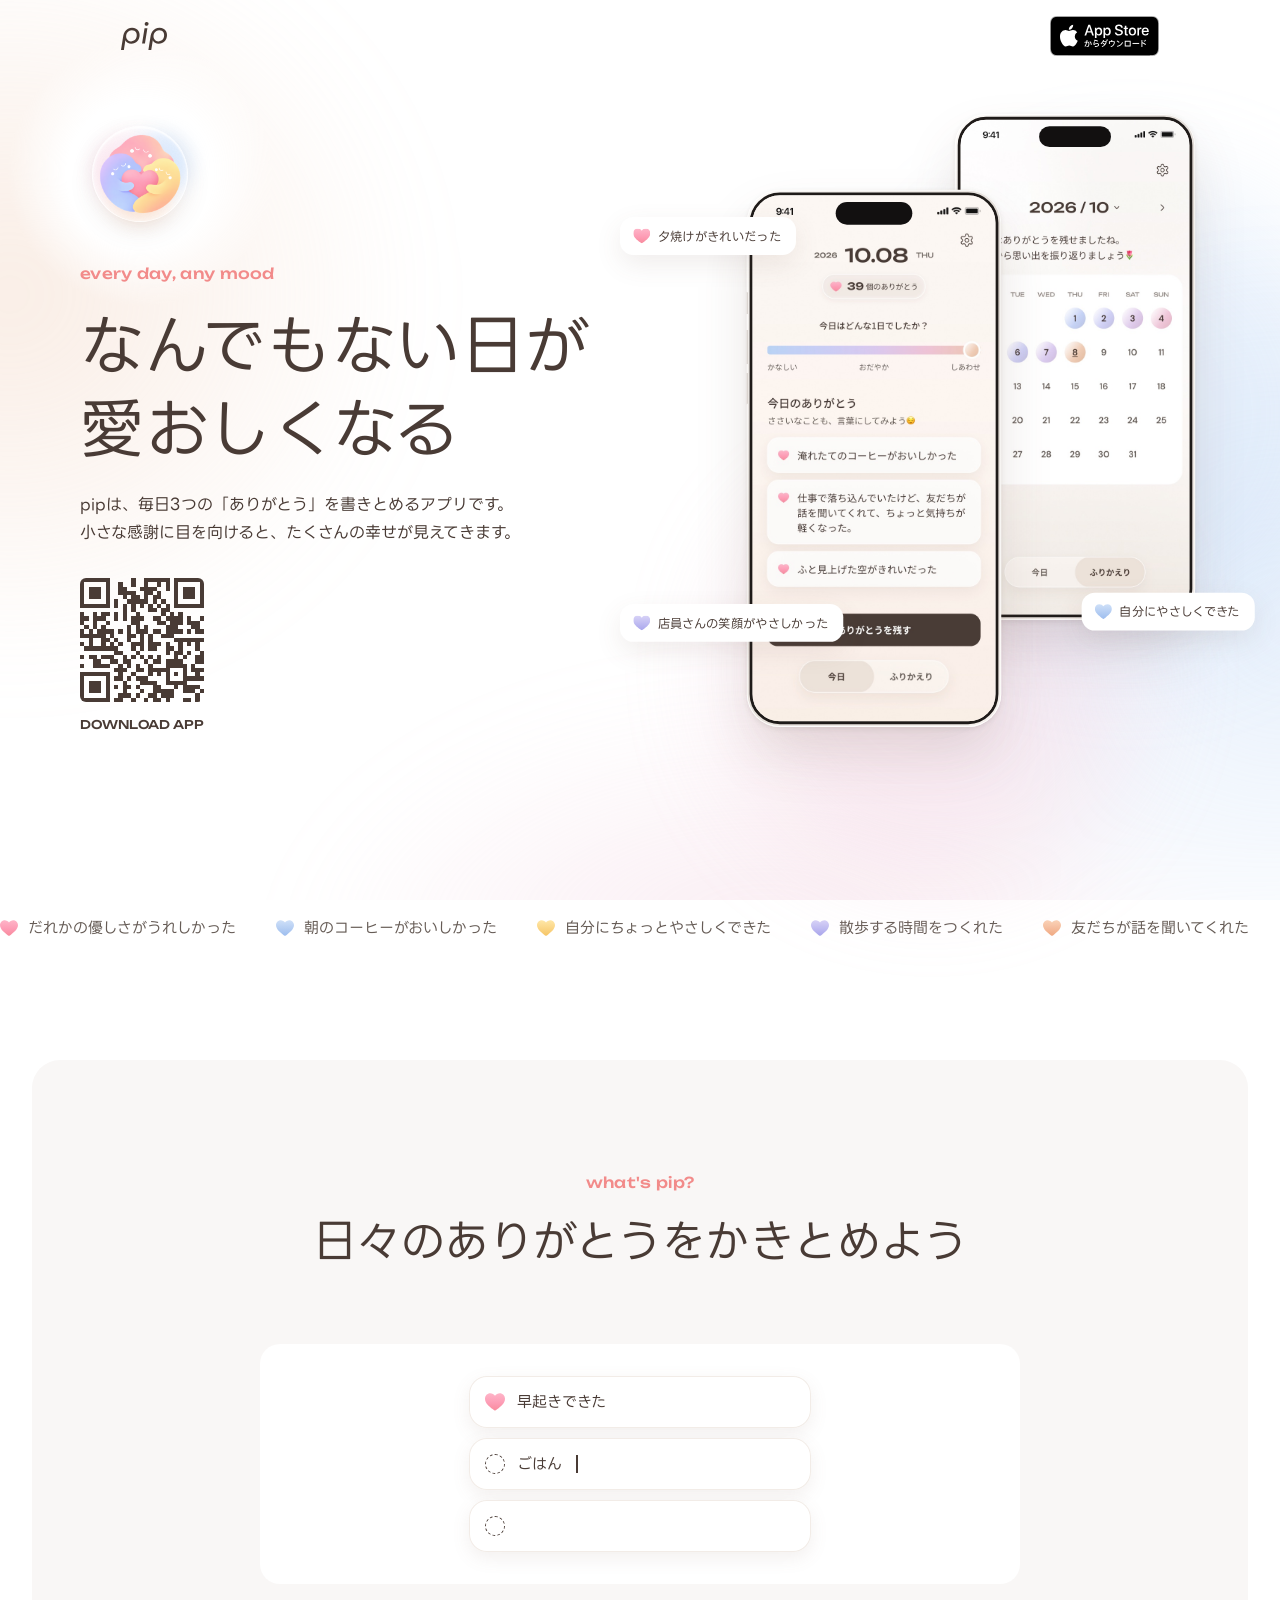
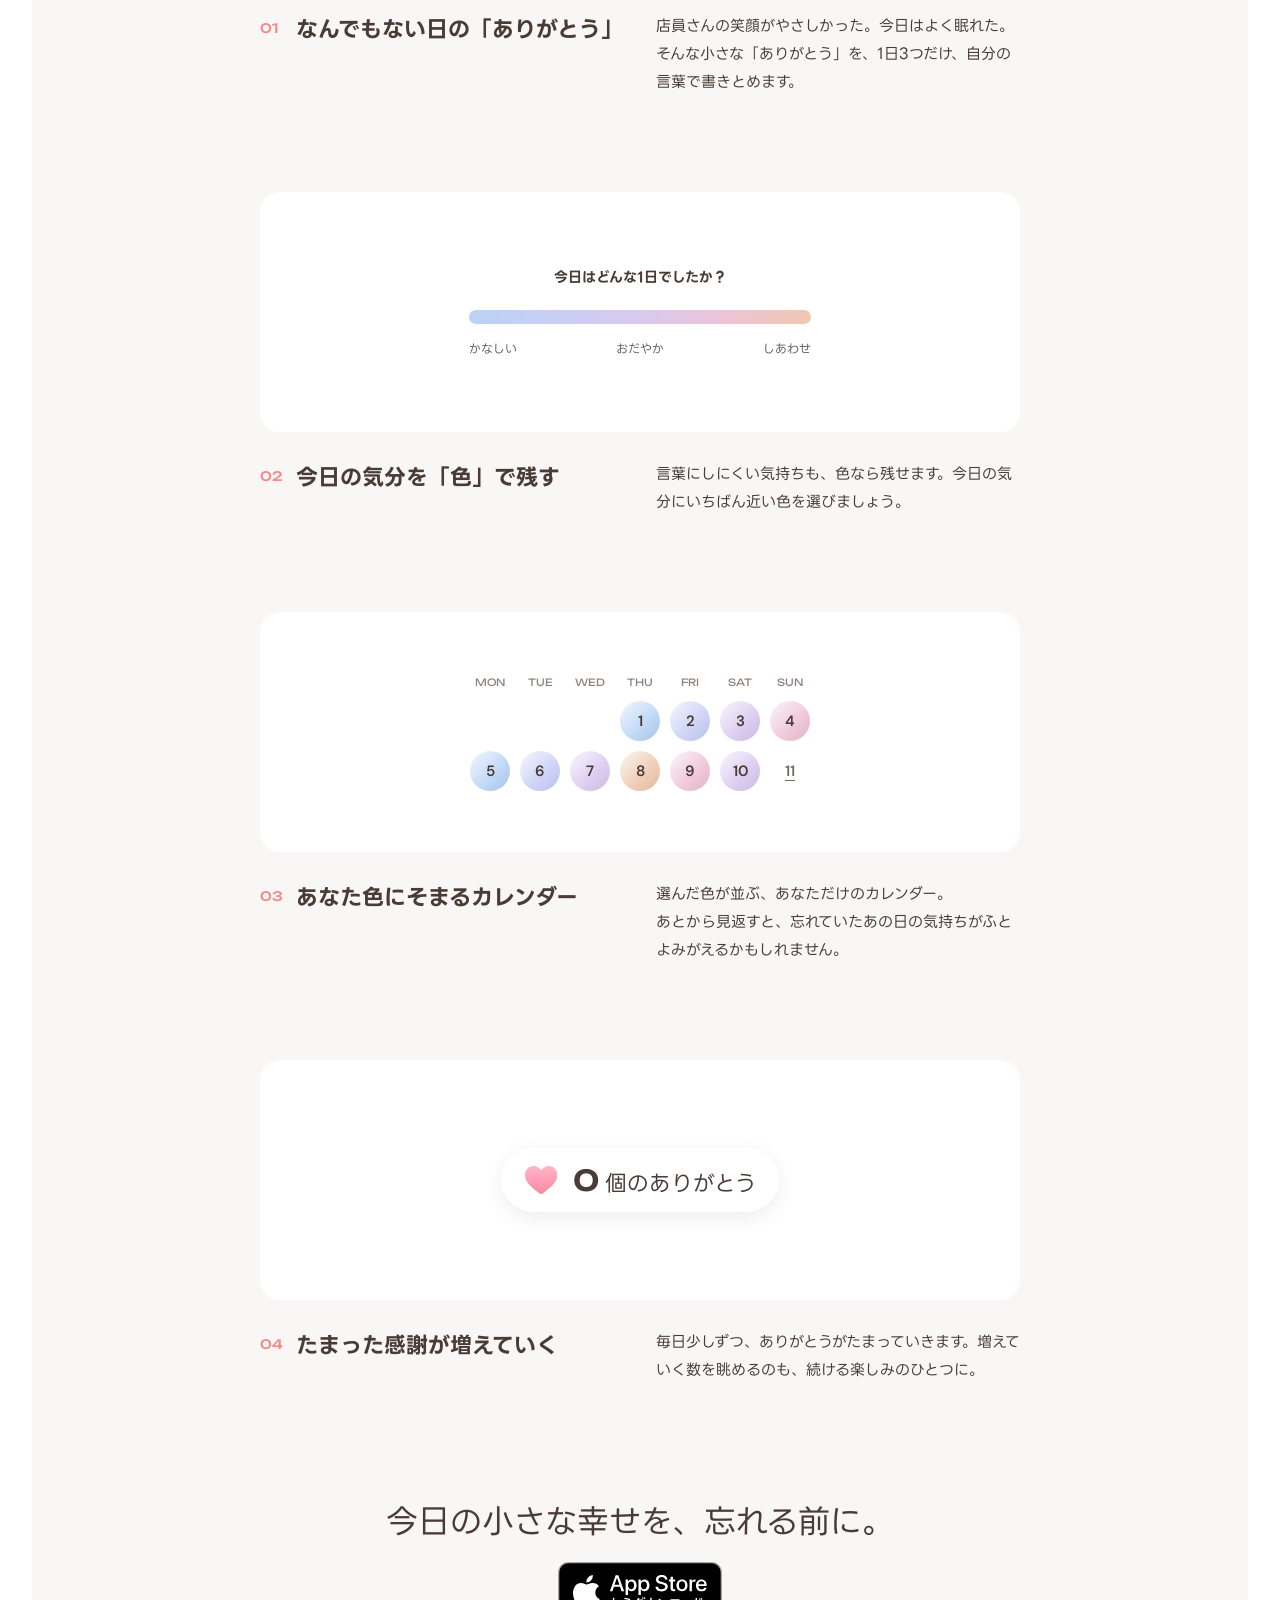
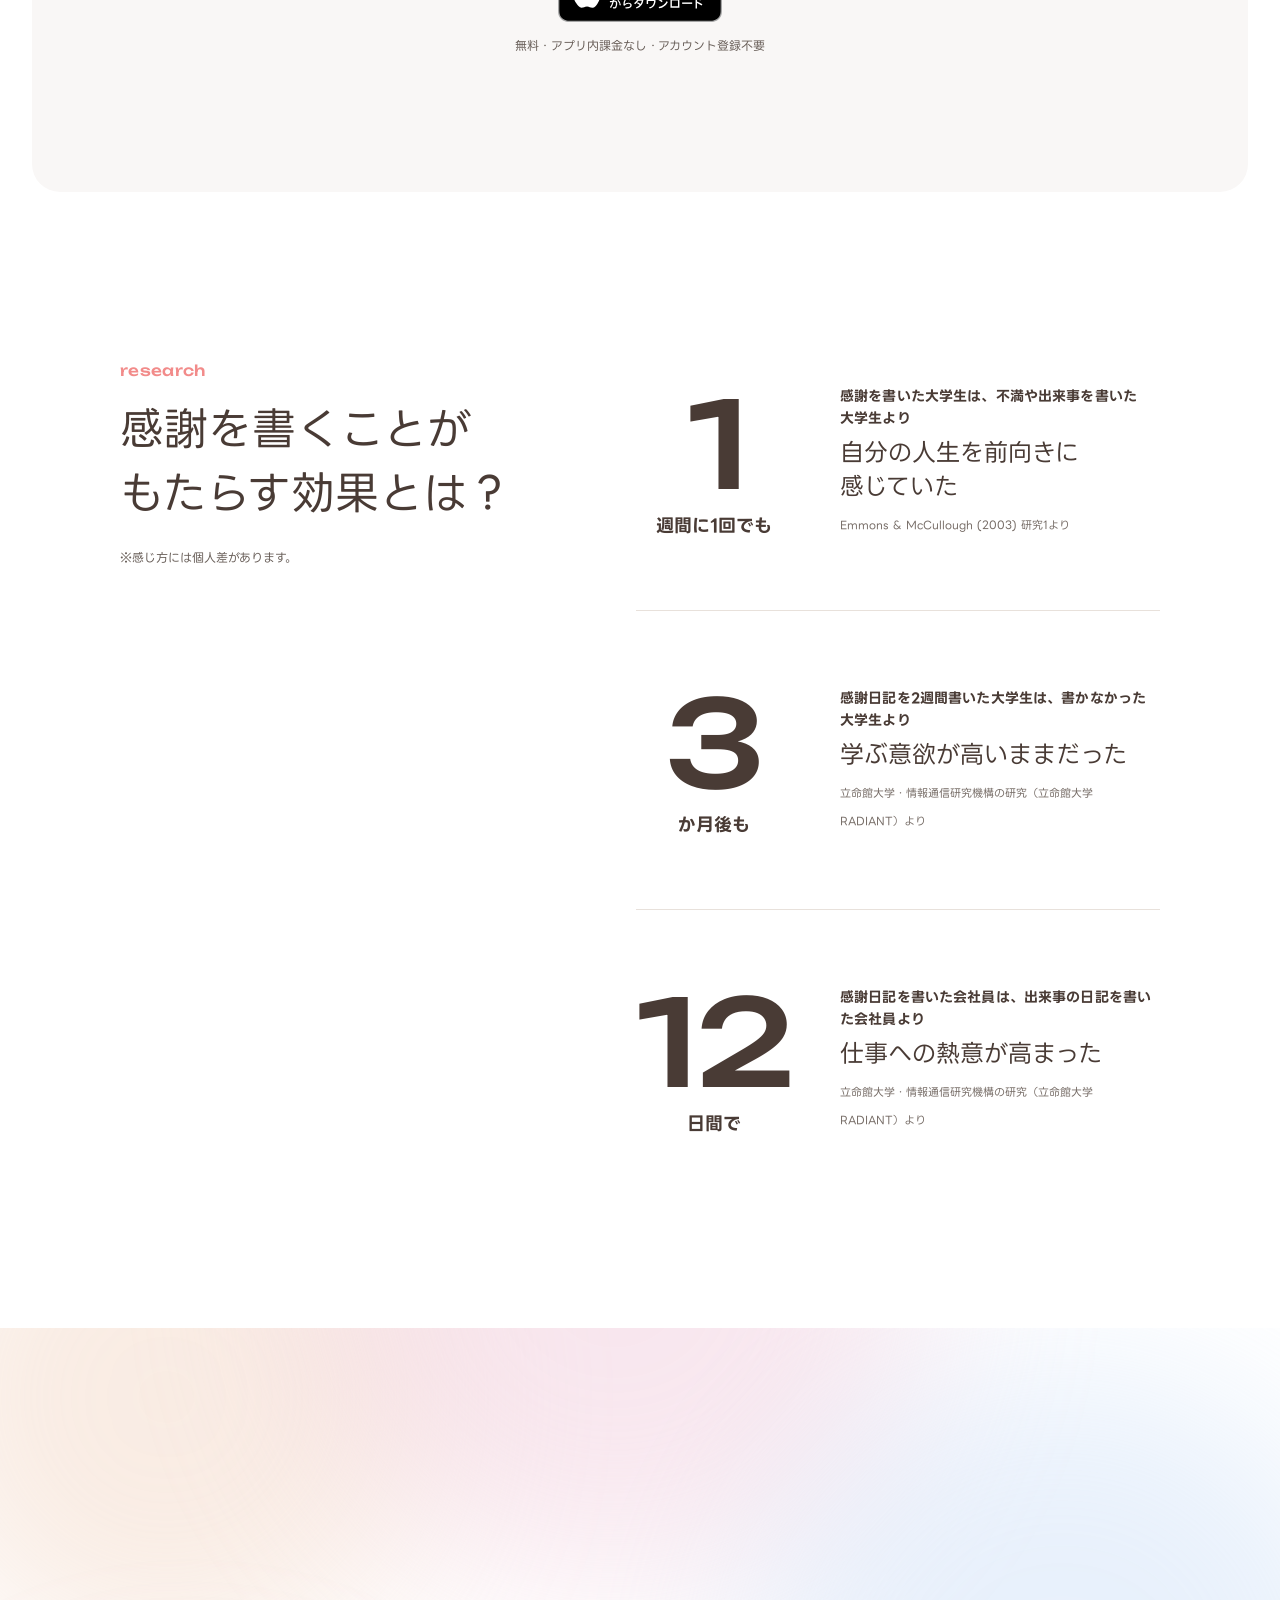
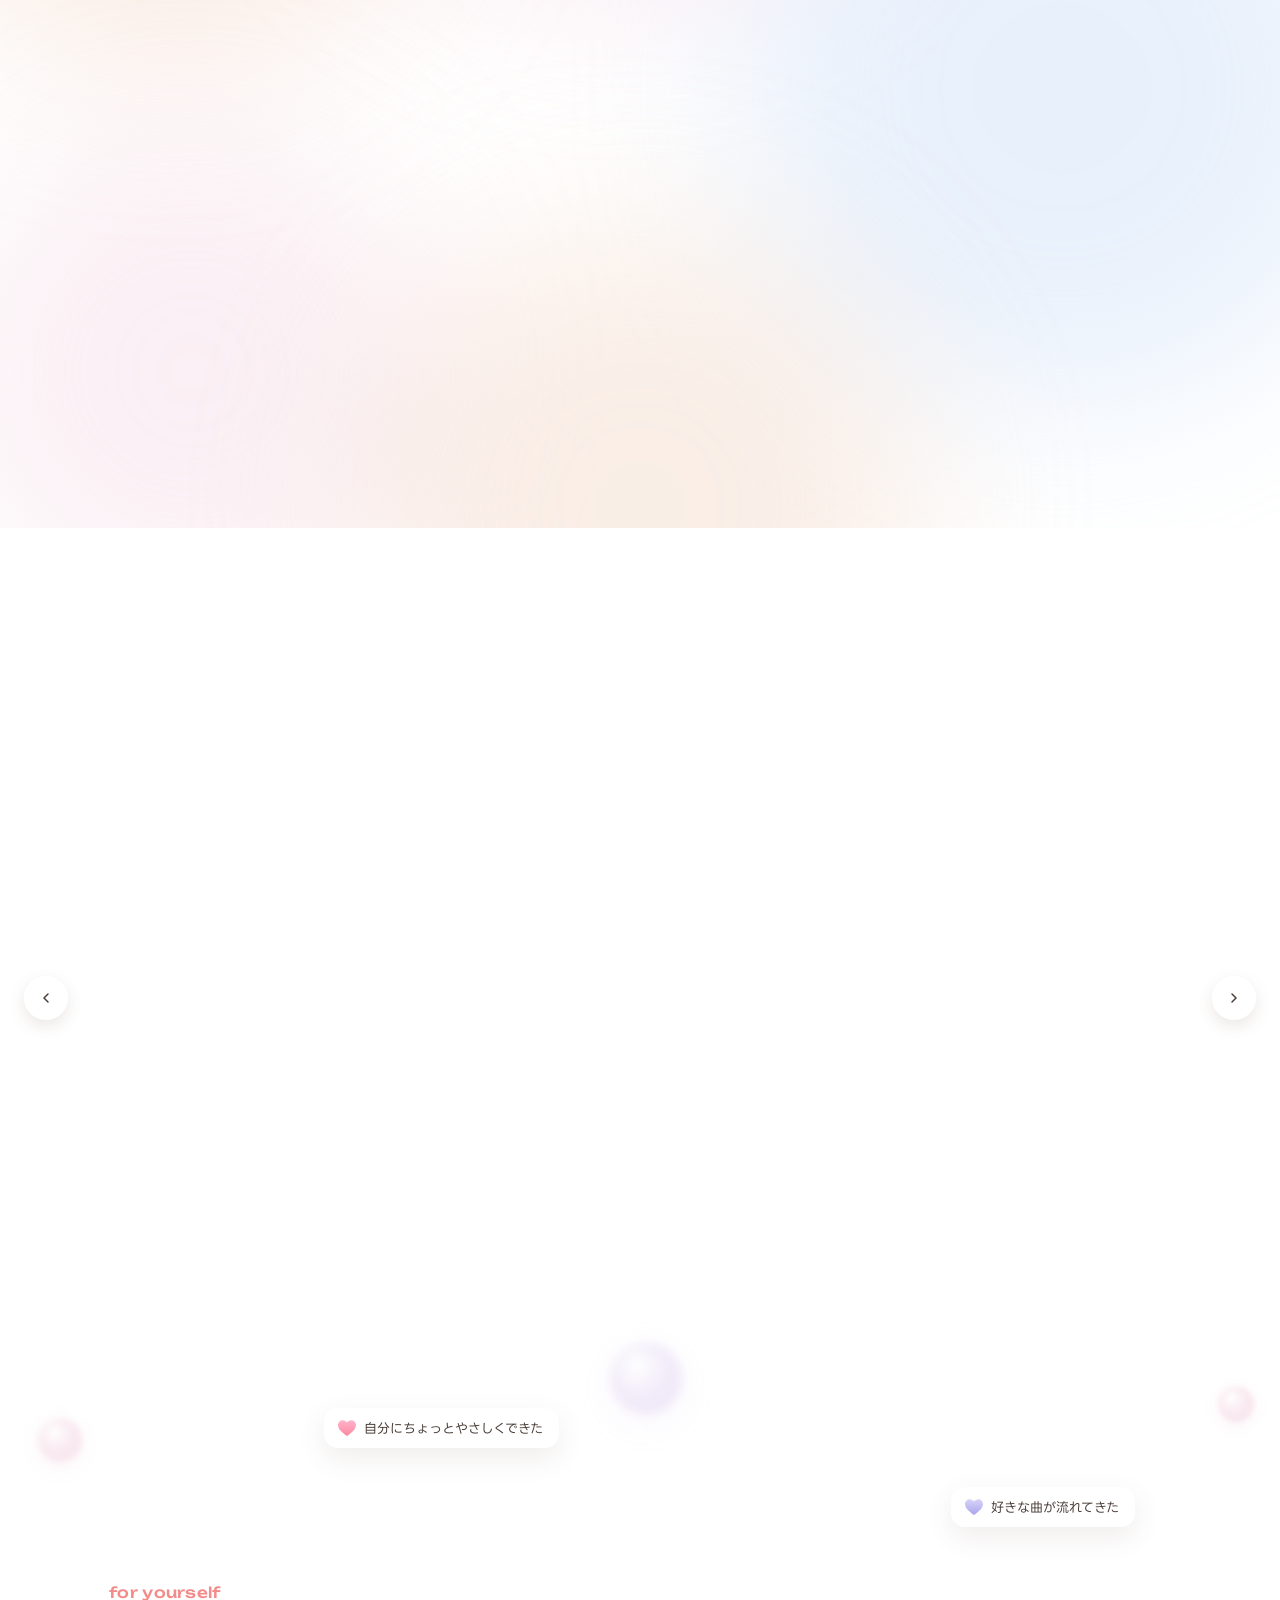
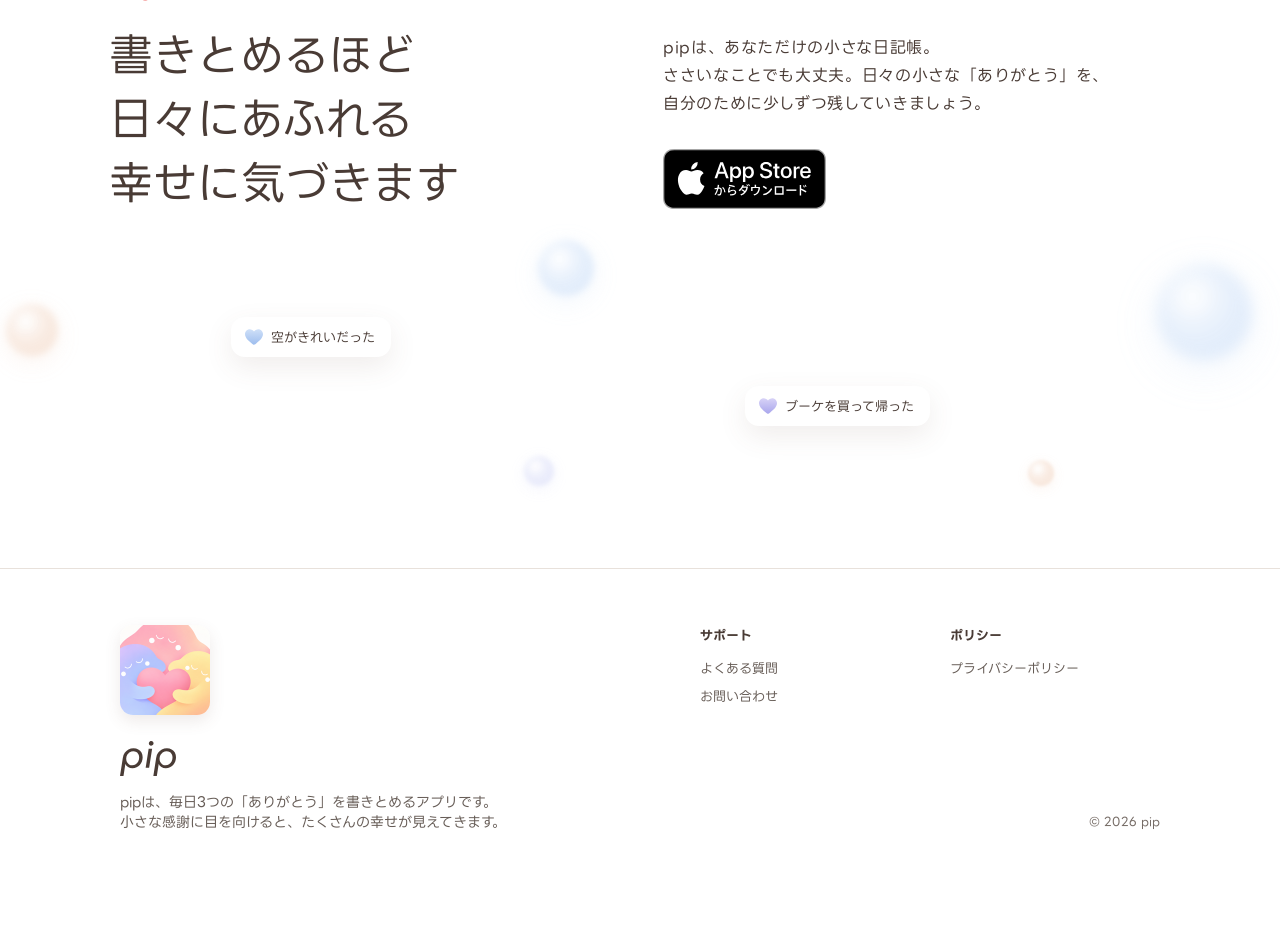
<file: index.html>
<!doctype html>
<html lang="ja">
<head>
  <meta charset="utf-8">
  <meta name="viewport" content="width=device-width, initial-scale=1">
  <!-- Googleアナリティクス（GA4、2026-10-28）。本番（pip-diary.com）のときだけ読み込む。プライバシーポリシー9.に記載 -->
  <script>
    (function () {
      if (!/(^|\.)pip-diary\.com$/.test(location.hostname)) return;
      var s = document.createElement('script'); s.async = true; s.src = 'https://www.googletagmanager.com/gtag/js?id=G-9JDP6H20CH'; document.head.appendChild(s);
      window.dataLayer = window.dataLayer || []; window.gtag = function () { dataLayer.push(arguments); };
      gtag('js', new Date()); gtag('config', 'G-9JDP6H20CH');
    })();
  </script>
  <title>pip（ピップ）｜1日3つのありがとうを記録する感謝日記アプリ</title>
  <meta name="description" content="pip（ピップ）は、1日3つの「ありがとう」を書きとめる、小さな感謝日記アプリ。日々のささいな出来事を気軽に記録することで、いつもの暮らしにある小さな幸せに気づけます。積み重なった「ありがとう」の数も振り返れます。">
  <meta property="og:type" content="website">
  <meta property="og:site_name" content="pip">
  <meta property="og:title" content="pip（ピップ）｜1日3つのありがとうを記録する感謝日記アプリ">
  <meta property="og:description" content="pip（ピップ）は、1日3つの「ありがとう」を書きとめる、小さな感謝日記アプリ。日々のささいな出来事を気軽に記録することで、いつもの暮らしにある小さな幸せに気づけます。積み重なった「ありがとう」の数も振り返れます。">
  <meta property="og:url" content="https://pip-diary.com/">
  <meta property="og:image" content="https://pip-diary.com/ogp.png?v=20261016-2">
  <meta property="og:image:width" content="1200">
  <meta property="og:image:height" content="630">
  <meta property="og:image:alt" content="pip なんでもない日が愛おしくなる。毎日3つの「ありがとう」を書きとめるアプリの画面">
  <meta name="twitter:card" content="summary_large_image">
  <link rel="icon" href="assets/img/favicon-64.png?v=20261016-2" type="image/png" sizes="64x64">
  <link rel="apple-touch-icon" href="assets/img/apple-touch-icon.png">
  <link rel="preload" href="assets/fonts/LINESeedJP-Regular.subset.woff2" as="font" type="font/woff2" crossorigin>
  <link rel="stylesheet" href="assets/site.css?v=20261028-11">
  <link rel="stylesheet" href="assets/lp.css?v=20261028-11">
</head>
<body>
<div class="page-bg" aria-hidden="true"><div class="flow"></div></div>

<svg width="0" height="0" style="position:absolute" aria-hidden="true">
  <defs>
    <linearGradient id="h-pink" x1="0" y1="0" x2="0" y2="1"><stop offset="0" stop-color="#FEB5C8"/><stop offset=".55" stop-color="#FD9CB5"/><stop offset="1" stop-color="#F88B9C"/></linearGradient>
    <linearGradient id="h-blue" x1="0" y1="0" x2="0" y2="1"><stop offset="0" stop-color="#CFE0F8"/><stop offset="1" stop-color="#9DBDEE"/></linearGradient>
    <linearGradient id="h-yellow" x1="0" y1="0" x2="0" y2="1"><stop offset="0" stop-color="#FFE7A8"/><stop offset="1" stop-color="#F6C566"/></linearGradient>
    <linearGradient id="h-lav" x1="0" y1="0" x2="0" y2="1"><stop offset="0" stop-color="#D8D3F7"/><stop offset="1" stop-color="#A9A6EC"/></linearGradient>
    <linearGradient id="h-peach" x1="0" y1="0" x2="0" y2="1"><stop offset="0" stop-color="#FAD3B8"/><stop offset="1" stop-color="#F0A982"/></linearGradient>
    <linearGradient id="h-purple" x1="0" y1="0" x2="0" y2="1"><stop offset="0" stop-color="#E3D3F3"/><stop offset="1" stop-color="#BE9FE3"/></linearGradient>
    <symbol id="heart" viewBox="0 0 24 21"><path d="M12 21s-1.2-.7-2.9-2C5.4 16.2 0 12 0 6.6 0 2.9 2.8 0 6.3 0 8.6 0 10.7 1.2 12 3.1 13.3 1.2 15.4 0 17.7 0 21.2 0 24 2.9 24 6.6c0 5.4-5.4 9.6-9.1 12.4-1.7 1.3-2.9 2-2.9 2z"/></symbol>
    <symbol id="check" viewBox="0 0 14 14"><path d="M2.5 7.3L5.6 10.2L11.5 3.8" fill="none" stroke="#493B35" stroke-width="1.8" stroke-linecap="round" stroke-linejoin="round"/></symbol>
  </defs>
</svg>

<header class="site-head">
  <div class="wrap">
    <a class="logo" href="./" aria-label="pip トップ"><span class="head-mark" aria-hidden="true"><img src="assets/img/character.png" alt="" width="28" height="28"></span><img src="assets/img/logo.svg" alt="pip" width="46" height="29"></a>
    <nav class="site-nav" aria-label="サイト">
      <a href="#features">pipでできること</a>
      <a href="#research">感謝がもたらす効果</a>
      <a href="support/">よくある質問</a>
    </nav>
    <div class="head-actions">
      <a class="pill js-appstore" aria-disabled="true" data-live="ダウンロード">近日公開</a>
      <button class="menu-btn" type="button" aria-label="メニューを開く" aria-expanded="false" aria-controls="menu">
        <svg class="i-open" width="24" height="24" viewBox="0 0 24 24" fill="none" aria-hidden="true"><path d="M4 7h16M4 12h16M4 17h16" stroke="currentColor" stroke-width="1.6" stroke-linecap="round"/></svg>
        <svg class="i-close" width="24" height="24" viewBox="0 0 24 24" fill="none" aria-hidden="true"><path d="M6 6l12 12M18 6L6 18" stroke="currentColor" stroke-width="1.6" stroke-linecap="round"/></svg>
      </button>
    </div>
  </div>
  <nav class="menu-panel" id="menu" aria-label="メニュー">
    <a href="#features">pipでできること</a>
    <a href="#research">感謝がもたらす効果</a>
    <a href="support/">よくある質問</a>
  </nav>
</header>

<main>
  <!-- ===== FV（2026-10-24 本人決定B：左に文章・右に白い枠の端末2台。Figma 1062:19309） ===== -->
  <section class="hero hero-b" aria-labelledby="hero-title">
    <div class="fv-deco sp" aria-hidden="true">
      <span class="orb float" data-depth=".09" style="--c:#EEC8AF;--d:26px;left:4.62%;top:96px;--a:6px;--p:4.2s;--dl:0.3s"></span>
      <span class="orb float" data-depth=".135" style="--c:#B9D3F5;--d:40px;left:83.59%;top:40px;--a:8px;--p:5.6s;--dl:0.1s"></span>
      <span class="orb float" data-depth=".075" style="--c:#D9C9EF;--d:24px;left:85.13%;top:300px;--a:6px;--p:4.8s;--dl:0.24s"></span>
      <span class="orb float" data-depth=".12" style="--c:#EEC3D6;--d:32px;left:3.08%;top:330px;--a:7px;--p:5.2s;--dl:0s"></span>
    </div>
    <div class="fv-copy">
      <div class="glass-wrap load" style="--dl:.05s" aria-hidden="true">
        <div class="glass-box">
          <div class="glass-blurs">
            <span class="nj" style="background:#EEC3D6;width:92.6px;left:16px;top:28px"></span>
            <span class="nj" style="background:#B9D3F5;width:84.2px;left:65px;top:25px"></span>
            <span class="nj" style="background:#EEC8AF;width:84.2px;left:38px;top:62px"></span>
          </div>
          <div class="glass"></div>
          <img class="glass-char" src="assets/img/character.png" alt="" width="132" height="132">
        </div>
      </div>
      <p class="en load" style="--dl:.15s">every day, any mood</p>
      <h1 id="hero-title" class="load" style="--dl:.2s">なんでもない日が<br>愛おしくなる</h1>
      <p class="lead load" style="--dl:.35s">pipは、毎日3つの「ありがとう」を<br class="br-sp">書きとめるアプリです。<br>小さな感謝に目を向けると、<br class="br-sp">たくさんの幸せが見えてきます。</p>
      <div class="fv-cta load" style="--dl:.5s">
        <p class="cta"><a class="pill lg js-appstore" aria-disabled="true" data-live="App Storeでダウンロード">App Storeで近日公開</a></p>
        <div class="fv-qr">
          <span class="qr-box"><img class="qr-img" alt="App Storeのpipのページを開くQRコード" width="124" height="124" hidden><span class="qr-ph">QRコード<br>（公開後に作成）</span></span>
          <p class="qr-label"><span class="qr-en">DOWNLOAD APP</span></p>
        </div>
        <p class="cta-note">完全無料・アカウント登録は<span class="nw">不要です</span></p>
      </div>
    </div>
    <div class="fv-visual load" style="--dl:.3s"><div class="fv-stage">
      <span class="fv-pool p1" aria-hidden="true"></span><span class="fv-pool p2" aria-hidden="true"></span>
      <div class="phone fv-ph back"><img src="assets/img/screen-calendar.jpg?v=20261028-11" alt="ふりかえりのカレンダー。書いた日が気分の色の丸で残る" width="650" height="1406"></div>
      <div class="phone fv-ph front"><img src="assets/img/screen-input.jpg?v=20261028-11" alt="今日の入力画面。気分を選び、3つのありがとうを書き終えたところ" width="650" height="1406"></div>
      <span class="note-chip float c1" data-depth=".045" style="--a:6px;--p:5.4s;--dl:0s" aria-hidden="true"><svg class="heart" aria-hidden="true"><use href="#heart" fill="url(#h-pink)"/></svg>夕焼けがきれいだった</span>
      <span class="note-chip float c2" data-depth=".036" style="--a:7px;--p:5s;--dl:.3s" aria-hidden="true"><svg class="heart" aria-hidden="true"><use href="#heart" fill="url(#h-blue)"/></svg>自分にやさしくできた</span>
      <span class="note-chip float c3" data-depth=".054" style="--a:6px;--p:5.6s;--dl:.45s" aria-hidden="true"><svg class="heart" aria-hidden="true"><use href="#heart" fill="url(#h-lav)"/></svg>店員さんの笑顔がやさしかった</span>
    </div></div>
  </section>

  <!-- ===== Marquee ===== -->
  <div class="marquee" aria-label="ありがとうの例">
    <div class="mq-row l pc" id="mq-pc"></div>
    <div class="mq-row l sp" id="mq-sp1"></div>
    <div class="mq-row r sp" id="mq-sp2"></div>
  </div>

  <!-- ===== Features ===== -->
  <div class="features-outer" id="features">
    <section class="panel">
      <div class="sec-head reveal">
        <span class="en">what's pip?</span>
        <h2 class="h2">日々のありがとうを<br class="br-sp">かきとめよう</h2>
      </div>

      <div class="features wrap" style="padding:0">
        <article class="reveal">
          <div class="demo"><div class="rows" id="rows">
            <div class="row" data-text="早起きできた" data-heart="pink"><span class="st"><span class="ring"></span></span><span class="t"></span><span class="caret"></span></div>
            <div class="row" data-text="ごはんがおいしかった" data-heart="blue"><span class="st"><span class="ring"></span></span><span class="t"></span><span class="caret"></span></div>
            <div class="row" data-text="だれかの優しさがうれしかった" data-heart="yellow"><span class="st"><span class="ring"></span></span><span class="t"></span><span class="caret"></span></div>
          </div></div>
          <div class="f-text">
            <h3>なんでもない日の<span class="nw">「ありがとう」</span></h3>
            <p>店員さんの笑顔がやさしかった。今日はよく眠れた。そんな小さな「ありがとう」を、1日3つだけ、自分の言葉で書きとめます。</p>
          </div>
        </article>

        <article class="reveal">
          <div class="demo" id="mood-demo"><div class="mood">
            <div class="q">今日はどんな1日でしたか？</div>
            <div class="track" id="track"><span class="thumb" id="thumb"></span></div>
            <div class="labels"><span>かなしい</span><span>おだやか</span><span>しあわせ</span></div>
          </div></div>
          <div class="f-text">
            <h3>今日の気分を「色」で残す</h3>
            <p>言葉にしにくい気持ちも、色なら残せます。今日の気分にいちばん近い色を選びましょう。</p>
          </div>
        </article>

        <article class="reveal" id="feature-calendar">
          <div class="demo"><div class="cal anim" id="cal" aria-hidden="true"></div></div>
          <div class="f-text">
            <h3>あなた色にそまるカレンダー</h3>
            <p>選んだ色が並ぶ、あなただけのカレンダー。<br>あとから見返すと、忘れていたあの日の気持ちがふとよみがえるかもしれません。</p>
          </div>
        </article>

        <article class="reveal" id="feature-count">
          <div class="demo"><div class="count-demo" id="count-demo">
            <div class="ach" role="img" aria-label="42個のありがとう">
              <svg class="ach-heart" viewBox="0 0 24 21" aria-hidden="true"><use href="#heart" fill="url(#h-pink)"/></svg>
              <span class="ach-count"><span class="ach-num" id="ach-num" aria-hidden="true">42</span><span class="ach-unit">個のありがとう</span></span>
            </div>
          </div></div>
          <div class="f-text">
            <h3>たまった感謝が増えていく</h3>
            <p>毎日少しずつ、ありがとうがたまっていきます。増えていく数を眺めるのも、続ける楽しみの<span class="nw">ひとつに。</span></p>
          </div>
        </article>
      </div>

      <!-- 特徴の後のボタン（2026-10-27 本人：やはり入れる） -->
      <div class="panel-cta reveal">
        <p>今日の小さな幸せを、<br class="br-sp">忘れる前に。</p>
        <a class="pill lg js-appstore" aria-disabled="true" data-live="App Storeでダウンロード">App Storeで近日公開</a>
        <small class="note">無料・アプリ内課金なし・アカウント登録不要</small>
      </div>

    </section>
  </div>

  <!-- ===== Research ===== -->
  <section class="research wrap" id="research" aria-labelledby="research-title">
    <div class="r-split">
    <div class="sec-head reveal">
      <span class="en">research</span>
      <h2 class="h2" id="research-title">感謝を書くことが<br class="br-sp">もたらす<span class="nw">効果とは？</span></h2>
      <p class="r-note r-note-pc">※感じ方には個人差があります。</p>
    </div>
    <div class="r-rows">
      <div class="r-row reveal">
        <div class="r-val"><b>1</b><span>週間に1回でも</span></div>
        <div class="r-txt"><p class="sub">感謝を書いた大学生は、<br class="br-sp">不満や出来事を書いた<span class="nw">大学生より</span></p><h3>自分の人生を前向きに<span class="nw">感じていた</span></h3><small>Emmons &amp; McCullough (2003) 研究1より</small></div>
      </div>
      <div class="r-row reveal">
        <div class="r-val"><b>3</b><span>か月後も</span></div>
        <div class="r-txt"><p class="sub">感謝日記を2週間書いた大学生は、<br class="br-sp">書かなかった<span class="nw">大学生より</span></p><h3>学ぶ意欲が高いままだった</h3><small>立命館大学・情報通信研究機構の研究（立命館大学 RADIANT）より</small></div>
      </div>
      <div class="r-row reveal">
        <div class="r-val"><b>12</b><span>日間で</span></div>
        <div class="r-txt"><p class="sub">感謝日記を書いた会社員は、<br class="br-sp">出来事の日記を書いた<span class="nw">会社員より</span></p><h3>仕事への熱意が高まった</h3><small>立命館大学・情報通信研究機構の研究（立命館大学 RADIANT）より</small></div>
      </div>
      <p class="r-note r-note-sp">※感じ方には個人差があります。</p>
    </div>
    </div>
  </section>

  <!-- ===== start today!（2026-10-27 本人：セクションを分け、セクション全体をグラデに、カードはすりガラス） ===== -->
  <section class="start" aria-labelledby="start-title">
    <span class="nj b1" aria-hidden="true"></span>
    <span class="nj b2" aria-hidden="true"></span>
    <span class="nj b3" aria-hidden="true"></span>
    <span class="nj b4" aria-hidden="true"></span>
    <span class="nj b5" aria-hidden="true"></span>
    <div class="wrap">
    <div class="keep reveal">
      <div class="keep-ph" aria-hidden="true"><img src="assets/img/screen-saved.jpg" alt="" width="650" height="1406" loading="lazy"></div>
      <span class="en">start today!</span>
      <h2 class="h2" id="start-title">日記が続かなかった<br class="br-sp">あなたへ</h2>
      <p class="body">長い日記は書けなくても、<br class="br-sp">1日3つのありがとうなら<span class="nw">続けられる。</span><br>自分のペースで、<br class="br-sp">気持ちを振り返る時間を<span class="nw">つくりましょう。</span></p>
      <ul class="points">
        <li><svg class="heart" width="14" height="12" aria-hidden="true"><use href="#heart" fill="url(#h-pink)"/></svg>完全無料</li>
        <li><svg class="heart" width="14" height="12" aria-hidden="true"><use href="#heart" fill="url(#h-pink)"/></svg>アカウント登録不要</li>
        <li><svg class="heart" width="14" height="12" aria-hidden="true"><use href="#heart" fill="url(#h-pink)"/></svg>データ書き出し可能</li>
      </ul>
      <a class="pill lg js-appstore" aria-disabled="true" data-live="App Storeでダウンロード">App Storeで近日公開</a>
    </div>
    </div>
  </section>

  <!-- ===== Examples ===== -->
  <section class="examples" id="examples" aria-labelledby="ex-title">
    <div class="wrap">
      <div class="sec-head reveal">
        <span class="en">little by little</span>
        <h2 class="h2" id="ex-title">ありがとうの記入例</h2>
        <p class="ex-lead">特別な出来事は必要ありません。<br class="br-sp">日々のささいなことを書いて<span class="nw">みましょう。</span></p>
      </div>
      <div class="ex-slider">
        <div class="ex-arrows">
          <button type="button" data-dir="-1" aria-label="前の記入例"><svg width="16" height="16" viewBox="0 0 16 16" fill="none" aria-hidden="true"><path d="M10 4l-4 4 4 4" stroke="#493B35" stroke-width="1.5" stroke-linecap="round" stroke-linejoin="round"/></svg></button>
          <button type="button" data-dir="1" aria-label="次の記入例"><svg width="16" height="16" viewBox="0 0 16 16" fill="none" aria-hidden="true"><path d="M6 4l4 4-4 4" stroke="#493B35" stroke-width="1.5" stroke-linecap="round" stroke-linejoin="round"/></svg></button>
        </div>
      <div class="ex-row reveal" id="ex-row">
        <figure class="ex"><div class="ph"><img src="assets/img/photo-rain.jpg" alt="雨粒のついた窓の向こうに、霧がかった緑" loading="lazy" width="560" height="680"><div class="date"><small>2026 · THU</small><b>10.01</b></div></div><figcaption>雨の音を聞きながら、ぐっすり眠れた。</figcaption></figure>
        <figure class="ex"><div class="ph"><img src="assets/img/photo-bouquet.jpg" alt="白とピンクの花束を持つ手" loading="lazy" width="560" height="680"><div class="date"><small>2026 · SAT</small><b>10.03</b></div></div><figcaption>小さなブーケを買って、部屋に飾った。</figcaption></figure>
        <figure class="ex"><div class="ph"><img src="assets/img/photo-bread.jpg" alt="焼きたてのバゲット" loading="lazy" width="560" height="680"><div class="date"><small>2026 · SUN</small><b>10.04</b></div></div><figcaption>焼きたてのバゲット。帰り道もいい匂いがした。</figcaption></figure>
        <figure class="ex"><div class="ph"><img src="assets/img/photo-coffee.jpg" alt="窓辺のテーブルに置いたマグと本" loading="lazy" width="560" height="680"><div class="date"><small>2026 · TUE</small><b>10.06</b></div></div><figcaption>少し早起きして、ゆっくりコーヒーを飲めた。</figcaption></figure>
        <figure class="ex"><div class="ph"><img src="assets/img/photo-sky.jpg" alt="淡いピンクに染まった夕焼けの雲" loading="lazy" width="560" height="680"><div class="date"><small>2026 · THU</small><b>10.08</b></div></div><figcaption>帰り道に見上げた夕焼けが、きれいだった。</figcaption></figure>
        <figure class="ex"><div class="ph"><img src="assets/img/photo-walk.jpg" alt="木漏れ日が差しこむ朝の並木道" loading="lazy" width="560" height="680"><div class="date"><small>2026 · FRI</small><b>10.09</b></div></div><figcaption>朝、少し遠回りして歩いた。木漏れ日がきれいだった。</figcaption></figure>
        <figure class="ex"><div class="ph"><img src="assets/img/photo-curtain.jpg" alt="朝の光が透けるレースのカーテン" loading="lazy" width="560" height="680"><div class="date"><small>2026 · SAT</small><b>10.10</b></div></div><figcaption>カーテン越しの光で、ゆっくり目が覚めた。</figcaption></figure>
        <figure class="ex"><div class="ph"><img src="assets/img/photo-laundry.jpg" alt="青空の下に干した白いシーツ" loading="lazy" width="560" height="680"><div class="date"><small>2026 · SUN</small><b>10.11</b></div></div><figcaption>洗いたてのシーツが、気持ちよく乾いた。</figcaption></figure>
        <figure class="ex"><div class="ph"><img src="assets/img/photo-soup.jpg" alt="野菜たっぷりのスープ" loading="lazy" width="560" height="680"><div class="date"><small>2026 · MON</small><b>10.12</b></div></div><figcaption>野菜たっぷりのスープで、体があたたまった。</figcaption></figure>
        <figure class="ex"><div class="ph"><img src="assets/img/photo-sea.jpg" alt="電車の窓から見える静かな海" loading="lazy" width="560" height="680"><div class="date"><small>2026 · TUE</small><b>10.13</b></div></div><figcaption>電車の窓から、静かな海が見えた。</figcaption></figure>
      </div>
      </div>
    </div>
  </section>

  <!-- ===== Collage ===== -->
  <section class="collage" id="about" aria-labelledby="about-title">
    <div class="in-wrap">
      <!-- PC: positions follow the 1440px Figma frame -->
      <span class="orb float pc-only" style="--c:#EEC3D6;--d:44px;--x:118px;top:150px;--a:6px;--p:4.6s;--dl:.1s"></span>
      <span class="orb float pc-only" style="--c:#D9C9EF;--d:72px;--x:690px;top:74px;--a:10px;--p:5.8s;--dl:.08s"></span>
      <span class="orb float pc-only" style="--c:#EEC3D6;--d:36px;--x:1298px;top:118px;--a:6px;--p:4.2s;--dl:.24s"></span>
      <span class="orb float pc-only" style="--c:#B9D3F5;--d:56px;--x:618px;top:572px;--a:8px;--p:5.2s;--dl:0s"></span>
      <span class="orb float pc-only" style="--c:#EEC8AF;--d:52px;--x:86px;top:636px;--a:8px;--p:5.6s;--dl:.32s"></span>
      <span class="orb float pc-only" style="--c:#C9CEF5;--d:30px;--x:604px;top:788px;--a:7px;--p:4.8s;--dl:.2s"></span>
      <span class="orb float pc-only" style="--c:#B9D3F5;--d:96px;--x:1236px;top:596px;--a:10px;--p:5.8s;--dl:.12s"></span>
      <span class="orb float pc-only" style="--c:#EEC8AF;--d:26px;--x:1108px;top:792px;--a:6px;--p:4.2s;--dl:.28s"></span>
      <span class="note-chip float pc-only" style="--x:404px;top:140px;--a:6px;--p:5.4s"><svg class="heart" aria-hidden="true"><use href="#heart" fill="url(#h-pink)"/></svg>自分にちょっとやさしくできた</span>
      <span class="note-chip float pc-only c-wide" style="--x:1031px;top:219px;--a:7px;--p:5s;--dl:.3s"><svg class="heart" aria-hidden="true"><use href="#heart" fill="url(#h-lav)"/></svg>好きな曲が流れてきた</span>
      <span class="note-chip float pc-only" style="--x:311px;top:649px;--a:6px;--p:4.6s;--dl:.15s"><svg class="heart" aria-hidden="true"><use href="#heart" fill="url(#h-blue)"/></svg>空がきれいだった</span>
      <span class="note-chip float pc-only" style="--x:825px;top:718px;--a:7px;--p:5.2s;--dl:.45s"><svg class="heart" aria-hidden="true"><use href="#heart" fill="url(#h-lav)"/></svg>ブーケを買って帰った</span>
      <!-- SP -->
      <span class="orb float sp-only" style="--c:#EEC3D6;--d:30px;left:28px;top:36px;--a:6px;--p:4.6s;--dl:0s"></span>
      <span class="orb float sp-only" style="--c:#D9C9EF;--d:48px;left:300px;top:56px;--a:8px;--p:5.6s;--dl:0.2s"></span>
      <span class="orb float sp-only" style="--c:#EEC8AF;--d:26px;left:340px;top:232px;--a:6px;--p:4.2s;--dl:0.3s"></span>
      <span class="orb float sp-only" style="--c:#EEC8AF;--d:18px;left:4px;top:330px;--a:5px;--p:4.8s;--dl:0.12s"></span>
      <span class="orb float sp-only" style="--c:#B9D3F5;--d:56px;left:296px;bottom:18px;--a:9px;--p:5.8s;--dl:0.1s"></span>
      <span class="orb float sp-only" style="--c:#C9CEF5;--d:22px;left:30px;bottom:35px;--a:6px;--p:4.8s;--dl:0.24s"></span>
      <span class="orb float sp-only" style="--c:#EEC3D6;--d:24px;left:170px;bottom:13px;--a:6px;--p:5.2s;--dl:0.32s"></span>
      <span class="note-chip float sp-only" style="left:40px;top:92px;--a:5px;--p:5.2s"><svg class="heart" aria-hidden="true"><use href="#heart" fill="url(#h-pink)"/></svg>自分にちょっとやさしくできた</span>
      <span class="note-chip float sp-only" style="left:176px;top:146px;--a:5px;--p:4.6s;--dl:.3s"><svg class="heart" aria-hidden="true"><use href="#heart" fill="url(#h-blue)"/></svg>空がきれいだった</span>

      <div class="c-text reveal">
        <div class="c-head">
          <span class="en">for yourself</span>
          <h2 class="h2" id="about-title">書きとめるほど<br>日々にあふれる<br>幸せに気づきます</h2>
        </div>
        <div class="c-copy">
          <p>pipは、あなただけの小さな日記帳。<br>ささいなことでも大丈夫。<br class="br-sp"><span class="nw">日々の小さな「ありがとう」を、</span><br>自分のために少しずつ残して<span class="nw">いきましょう。</span></p>
          <a class="pill lg js-appstore" aria-disabled="true" data-live="App Storeでダウンロード">App Storeで近日公開</a>
        </div>
      </div>
    </div>
  </section>
</main>

<footer class="site-foot">
  <div class="wrap foot">
    <p class="foot-title">今日から、ありがとうを残そう</p>
    <div class="foot-brand">
      <img class="foot-icon" src="assets/img/app-icon.png" alt="" width="90" height="90" loading="lazy">
      <img class="foot-logo" src="assets/img/logo.svg" alt="pip" width="56" height="35">
      <p class="foot-lead">pipは、毎日3つの「ありがとう」を<br class="br-sp">書きとめるアプリです。<br>小さな感謝に目を向けると、<br class="br-sp">たくさんの幸せが<span class="nw">見えてきます。</span></p>
    </div>
    <div class="foot-col foot-sup"><h2>サポート</h2><ul><li><a href="support/">よくある質問</a></li><li><a href="https://docs.google.com/forms/d/e/1FAIpQLSdJjo40BKDZ7xD40BQzMcI94YQPE84XWrnTMVoTumcltyZtCQ/viewform">お問い合わせ</a></li></ul></div>
    <div class="foot-col foot-pol"><h2>ポリシー</h2><ul><li><a href="privacy/">プライバシーポリシー</a></li></ul></div>
    <small class="foot-copy">© 2026 pip</small>
  </div>
</footer>

<script src="assets/lp.js?v=20261028-11" defer></script>
<script src="assets/site.js?v=20261028-11" defer></script>
</body>
</html>
</file>
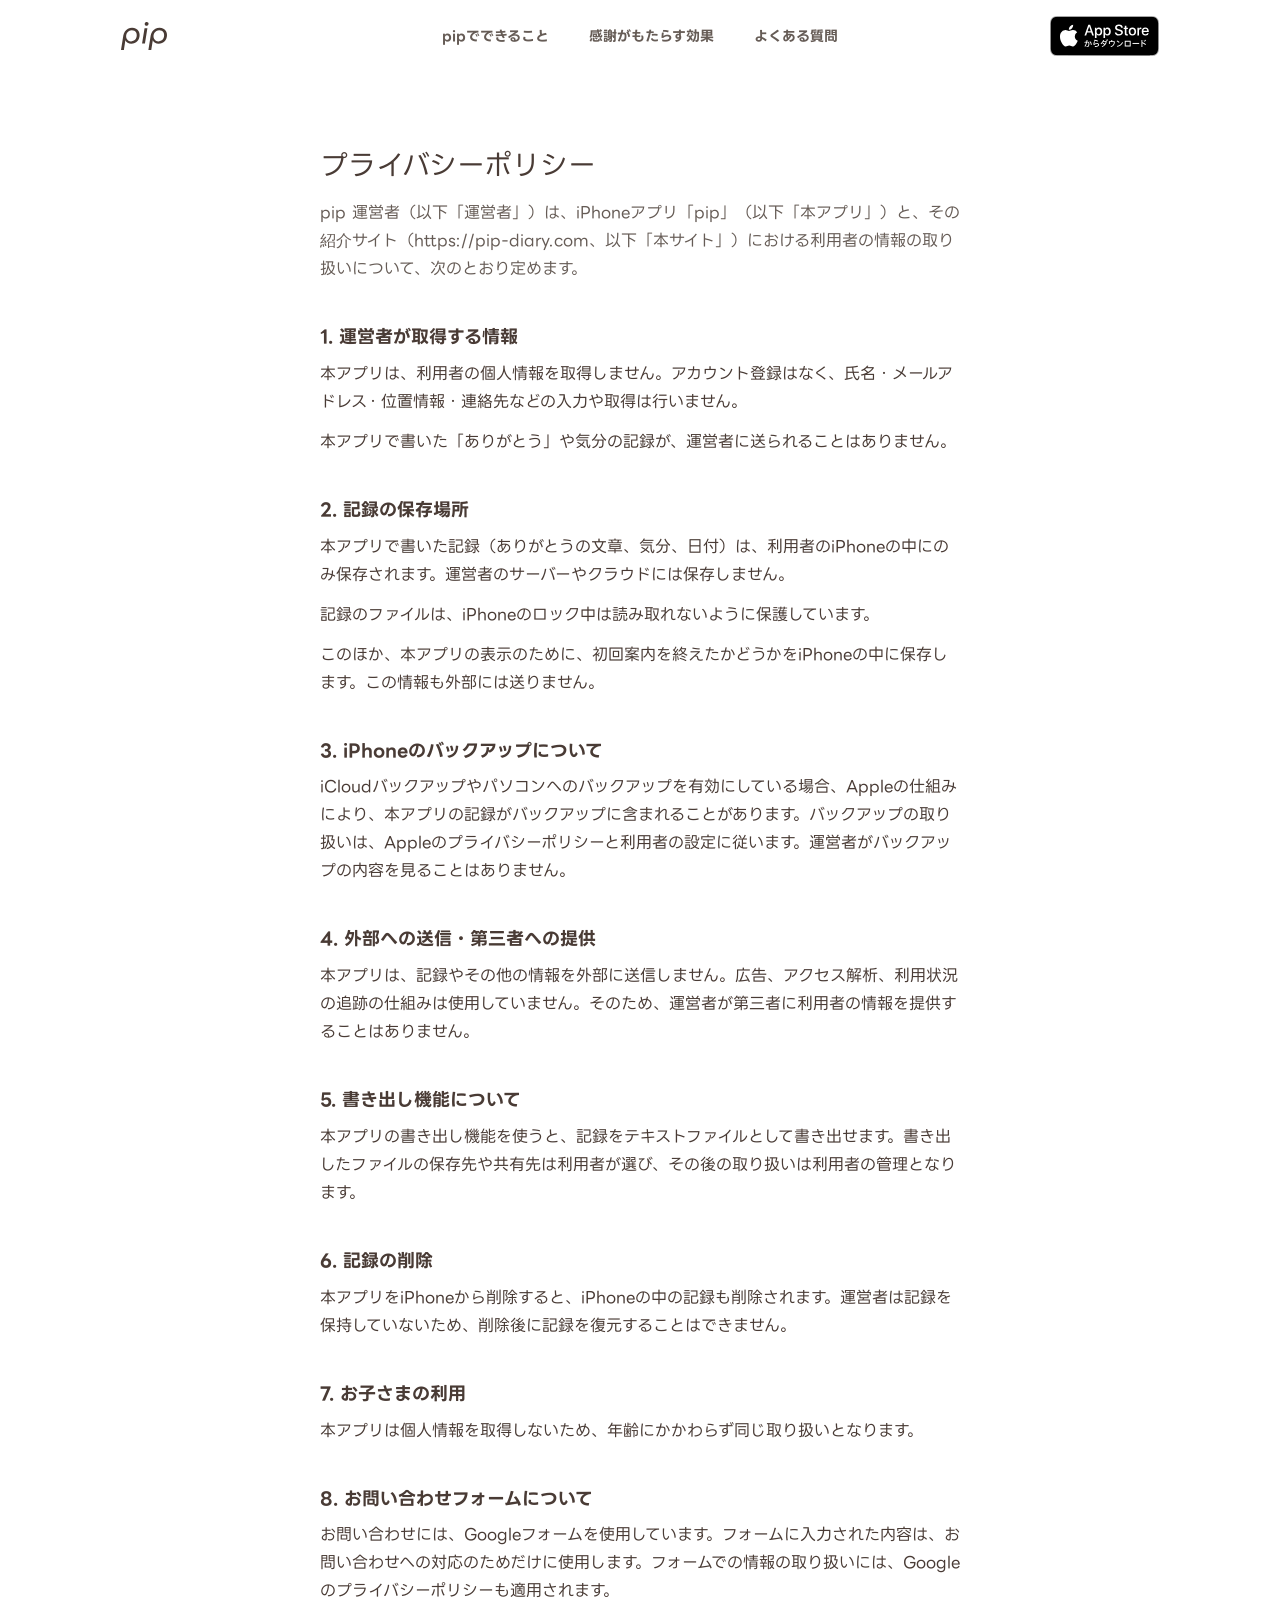
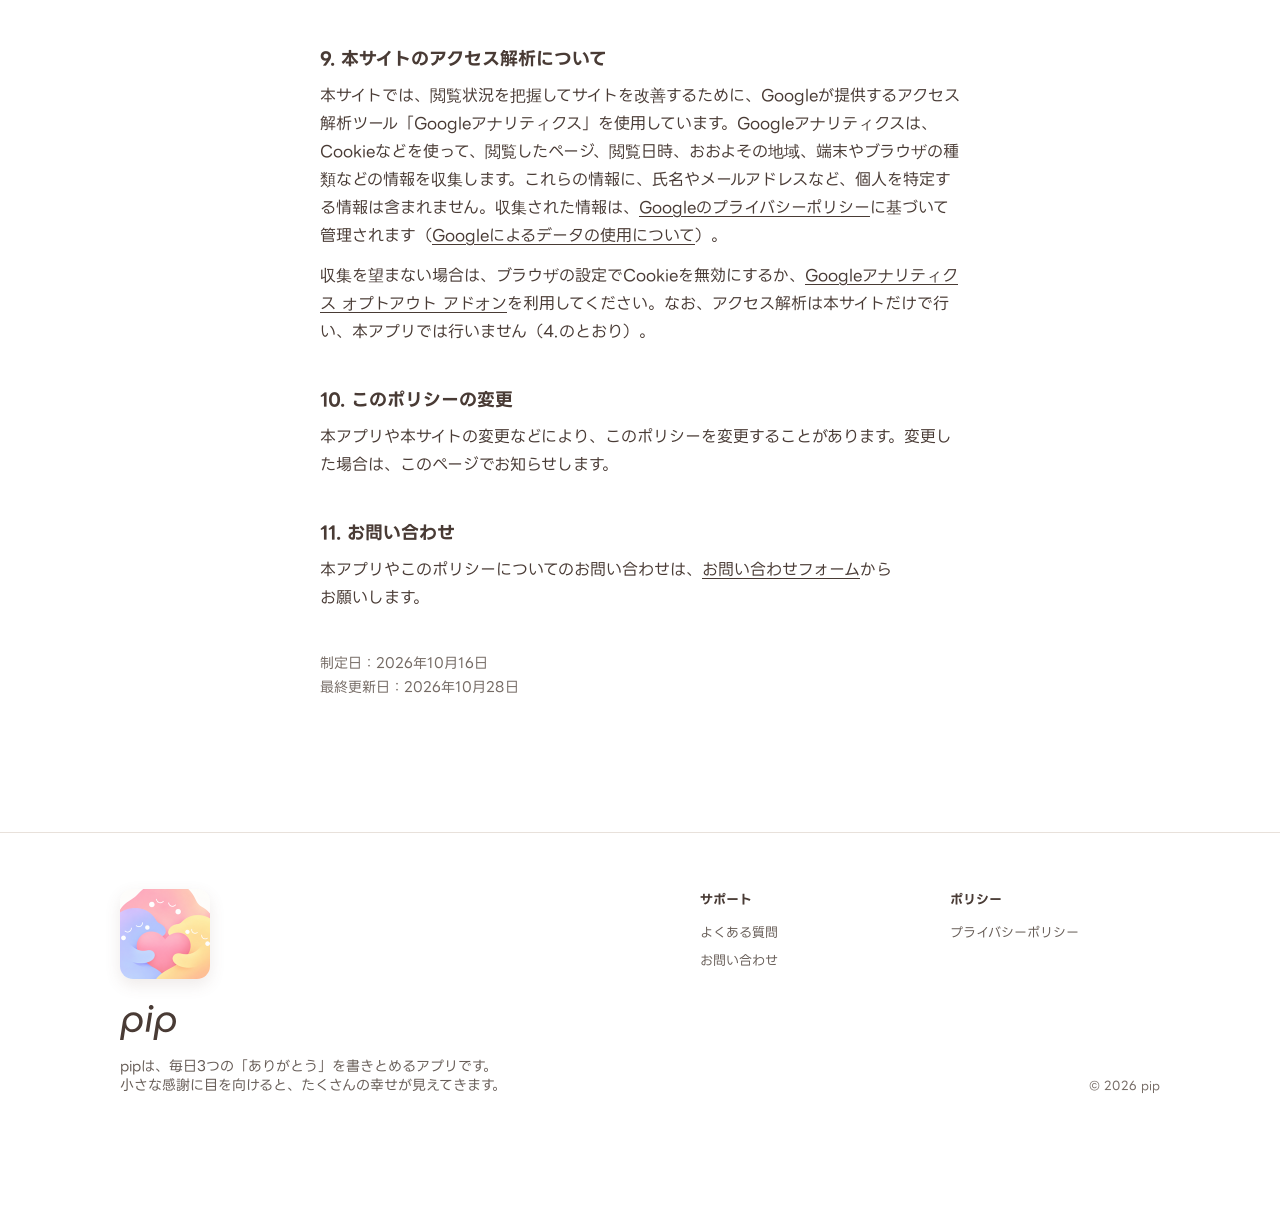
<file: privacy/index.html>
<!doctype html>
<html lang="ja">
<head>
  <meta charset="utf-8">
  <meta name="viewport" content="width=device-width, initial-scale=1">
  <!-- Googleアナリティクス（GA4、2026-10-28）。本番（pip-diary.com）のときだけ読み込む。プライバシーポリシー9.に記載 -->
  <script>
    (function () {
      if (!/(^|\.)pip-diary\.com$/.test(location.hostname)) return;
      var s = document.createElement('script'); s.async = true; s.src = 'https://www.googletagmanager.com/gtag/js?id=G-9JDP6H20CH'; document.head.appendChild(s);
      window.dataLayer = window.dataLayer || []; window.gtag = function () { dataLayer.push(arguments); };
      gtag('js', new Date()); gtag('config', 'G-9JDP6H20CH');
    })();
  </script>
  <title>プライバシーポリシー | pip</title>
  <meta property="og:type" content="website">
  <meta property="og:site_name" content="pip">
  <meta property="og:title" content="プライバシーポリシー | pip">
  <meta property="og:description" content="pipのプライバシーポリシー">
  <meta property="og:url" content="https://pip-diary.com/privacy/">
  <meta property="og:image" content="https://pip-diary.com/ogp.png?v=20261016-2">
  <meta property="og:image:width" content="1200">
  <meta property="og:image:height" content="630">
  <meta property="og:image:alt" content="pip なんでもない日が愛おしくなる。毎日3つの「ありがとう」を書きとめるアプリの画面">
  <meta name="twitter:card" content="summary_large_image">
  <link rel="icon" href="../assets/img/favicon-64.png?v=20261016-2" type="image/png" sizes="64x64">
  <link rel="apple-touch-icon" href="../assets/img/apple-touch-icon.png">
  <link rel="stylesheet" href="../assets/site.css?v=20261028-11">
</head>
<body>
<header class="site-head">
  <div class="wrap">
    <a class="logo" href="../" aria-label="pip トップ"><span class="head-mark" aria-hidden="true"><img src="../assets/img/character.png" alt="" width="28" height="28"></span><img src="../assets/img/logo.svg" alt="pip" width="46" height="29"></a>
    <nav class="site-nav" aria-label="サイト">
      <a href="../#features">pipでできること</a>
      <a href="../#research">感謝がもたらす効果</a>
      <a href="../support/">よくある質問</a>
    </nav>
    <div class="head-actions">
      <a class="appstore-badge sm" href="https://apps.apple.com/jp/app/id6823105506"><img src="../assets/img/appstore-badge-ja.svg" alt="App Storeからダウンロード" width="109" height="40"></a>
      <button class="menu-btn" type="button" aria-label="メニューを開く" aria-expanded="false" aria-controls="menu">
        <svg class="i-open" width="24" height="24" viewBox="0 0 24 24" fill="none" aria-hidden="true"><path d="M4 7h16M4 12h16M4 17h16" stroke="currentColor" stroke-width="1.6" stroke-linecap="round"/></svg>
        <svg class="i-close" width="24" height="24" viewBox="0 0 24 24" fill="none" aria-hidden="true"><path d="M6 6l12 12M18 6L6 18" stroke="currentColor" stroke-width="1.6" stroke-linecap="round"/></svg>
      </button>
    </div>
  </div>
  <nav class="menu-panel" id="menu" aria-label="メニュー">
    <a href="../#features">pipでできること</a>
    <a href="../#research">感謝がもたらす効果</a>
    <a href="../support/">よくある質問</a>
  </nav>
</header>

<main class="doc">
  <h1>プライバシーポリシー</h1>
  <p class="lead">pip 運営者（以下「運営者」）は、iPhoneアプリ「pip」（以下「本アプリ」）と、その紹介サイト（https://pip-diary.com、以下「本サイト」）における利用者の情報の取り扱いについて、次のとおり<span class="nw">定めます。</span></p>

  <h2>1. 運営者が取得する情報</h2>
  <p>本アプリは、利用者の個人情報を取得しません。アカウント登録はなく、氏名・メールアドレス・位置情報・連絡先などの入力や取得は行いません。</p>
  <p>本アプリで書いた「ありがとう」や気分の記録が、運営者に送られることはありません。</p>

  <h2>2. 記録の保存場所</h2>
  <p>本アプリで書いた記録（ありがとうの文章、気分、日付）は、利用者のiPhoneの中にのみ保存されます。運営者のサーバーやクラウドには保存しません。</p>
  <p>記録のファイルは、iPhoneのロック中は読み取れないように保護しています。</p>
  <p>このほか、本アプリの表示のために、初回案内を終えたかどうかをiPhoneの中に保存します。この情報も外部には送りません。</p>

  <h2>3. iPhoneのバックアップについて</h2>
  <p>iCloudバックアップやパソコンへのバックアップを有効にしている場合、Appleの仕組みにより、本アプリの記録がバックアップに含まれることがあります。バックアップの取り扱いは、Appleのプライバシーポリシーと利用者の設定に従います。運営者がバックアップの内容を見ることはありません。</p>

  <h2>4. 外部への送信・第三者への提供</h2>
  <p>本アプリは、記録やその他の情報を外部に送信しません。広告、アクセス解析、利用状況の追跡の仕組みは使用していません。そのため、運営者が第三者に利用者の情報を提供することはありません。</p>

  <h2>5. 書き出し機能について</h2>
  <p>本アプリの書き出し機能を使うと、記録をテキストファイルとして書き出せます。書き出したファイルの保存先や共有先は利用者が選び、その後の取り扱いは利用者の管理となります。</p>

  <h2>6. 記録の削除</h2>
  <p>本アプリをiPhoneから削除すると、iPhoneの中の記録も削除されます。運営者は記録を保持していないため、削除後に記録を復元することはできません。</p>

  <h2>7. お子さまの利用</h2>
  <p>本アプリは個人情報を取得しないため、年齢にかかわらず同じ取り扱いとなります。</p>

  <h2>8. お問い合わせフォームについて</h2>
  <p>お問い合わせには、Googleフォームを使用しています。フォームに入力された内容は、お問い合わせへの対応のためだけに使用します。フォームでの情報の取り扱いには、Googleのプライバシーポリシーも適用されます。</p>

  <h2>9. 本サイトのアクセス解析について</h2>
  <p>本サイトでは、閲覧状況を把握してサイトを改善するために、Googleが提供するアクセス解析ツール「Googleアナリティクス」を使用しています。Googleアナリティクスは、Cookieなどを使って、閲覧したページ、閲覧日時、おおよその地域、端末やブラウザの種類などの情報を収集します。これらの情報に、氏名やメールアドレスなど、個人を特定する情報は含まれません。収集された情報は、<a href="https://policies.google.com/privacy?hl=ja">Googleのプライバシーポリシー</a>に基づいて管理されます（<a href="https://policies.google.com/technologies/partner-sites?hl=ja">Googleによるデータの使用について</a>）。</p>
  <p>収集を望まない場合は、ブラウザの設定でCookieを無効にするか、<a href="https://tools.google.com/dlpage/gaoptout?hl=ja">Googleアナリティクス オプトアウト アドオン</a>を利用してください。なお、アクセス解析は本サイトだけで行い、本アプリでは行いません（4.のとおり）。</p>

  <h2>10. このポリシーの変更</h2>
  <p>本アプリや本サイトの変更などにより、このポリシーを変更することがあります。変更した場合は、このページでお知らせします。</p>

  <h2>11. お問い合わせ</h2>
  <p>本アプリやこのポリシーについてのお問い合わせは、<a href="https://docs.google.com/forms/d/e/1FAIpQLSdJjo40BKDZ7xD40BQzMcI94YQPE84XWrnTMVoTumcltyZtCQ/viewform">お問い合わせフォーム</a>から<span class="nw">お願いします。</span></p>

  <p class="meta">制定日：2026年10月16日<br>最終更新日：2026年10月28日</p>
</main>

<footer class="site-foot">
  <div class="wrap foot">
    <p class="foot-title">今日から、ありがとうを残そう</p>
    <div class="foot-brand">
      <img class="foot-icon" src="../assets/img/app-icon.png" alt="" width="90" height="90" loading="lazy">
      <img class="foot-logo" src="../assets/img/logo.svg" alt="pip" width="56" height="35">
      <p class="foot-lead">pipは、毎日3つの「ありがとう」を<br class="br-sp">書きとめるアプリです。<br>小さな感謝に目を向けると、<br class="br-sp">たくさんの幸せが<span class="nw">見えてきます。</span></p>
    </div>
    <div class="foot-col foot-sup"><h2>サポート</h2><ul><li><a href="../support/">よくある質問</a></li><li><a href="https://docs.google.com/forms/d/e/1FAIpQLSdJjo40BKDZ7xD40BQzMcI94YQPE84XWrnTMVoTumcltyZtCQ/viewform">お問い合わせ</a></li></ul></div>
    <div class="foot-col foot-pol"><h2>ポリシー</h2><ul><li><a href="../privacy/">プライバシーポリシー</a></li></ul></div>
    <small class="foot-copy">© 2026 pip</small>
  </div>
</footer>
<script src="../assets/site.js?v=20261028-11" defer></script>
</body>
</html>
</file>
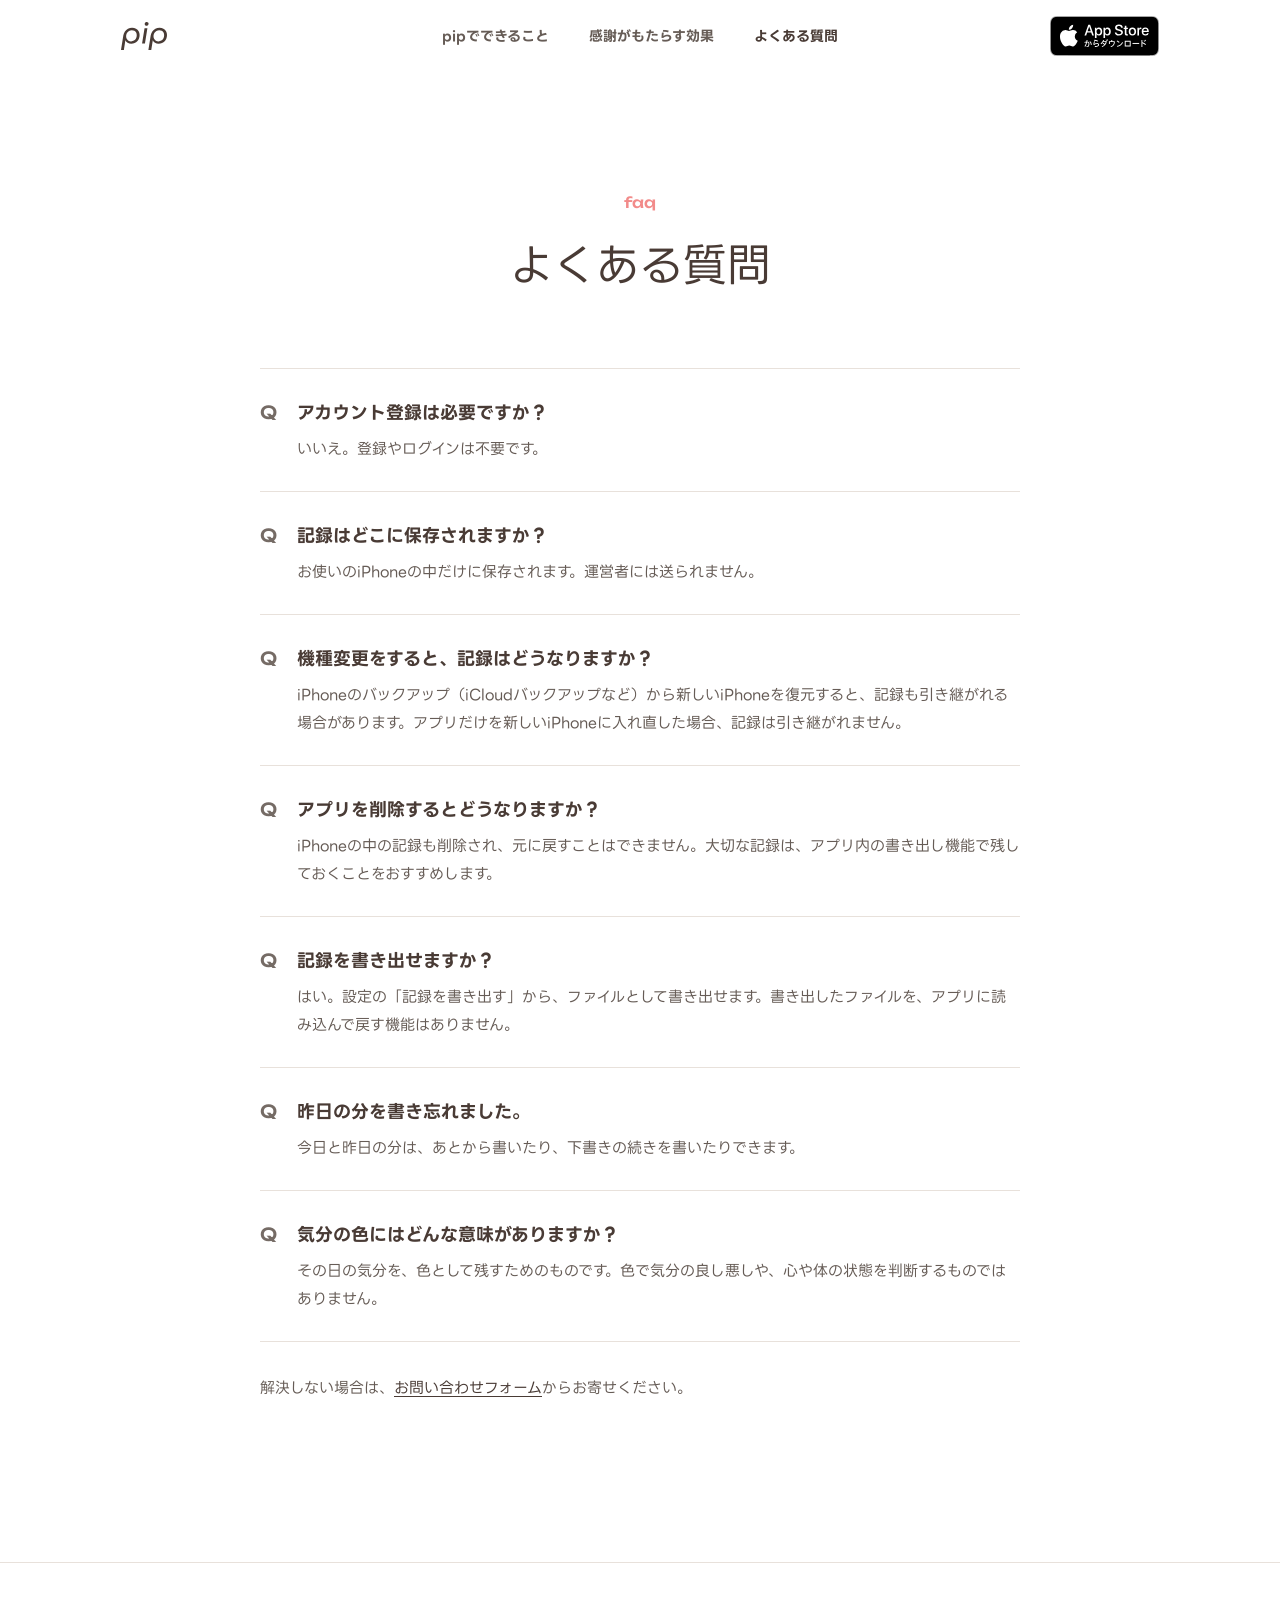
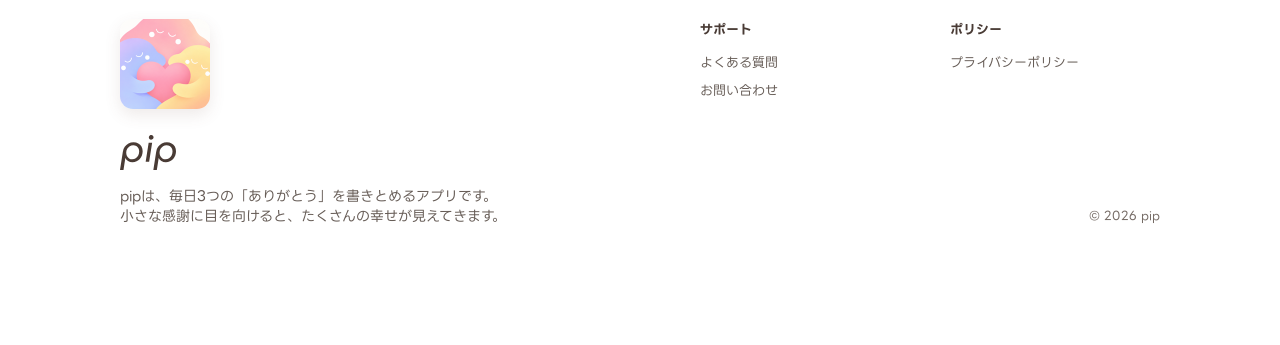
<file: support/index.html>
<!doctype html>
<html lang="ja">
<head>
  <meta charset="utf-8">
  <meta name="viewport" content="width=device-width, initial-scale=1">
  <!-- Googleアナリティクス（GA4、2026-10-28）。本番（pip-diary.com）のときだけ読み込む。プライバシーポリシー9.に記載 -->
  <script>
    (function () {
      if (!/(^|\.)pip-diary\.com$/.test(location.hostname)) return;
      var s = document.createElement('script'); s.async = true; s.src = 'https://www.googletagmanager.com/gtag/js?id=G-9JDP6H20CH'; document.head.appendChild(s);
      window.dataLayer = window.dataLayer || []; window.gtag = function () { dataLayer.push(arguments); };
      gtag('js', new Date()); gtag('config', 'G-9JDP6H20CH');
    })();
  </script>
  <title>よくある質問 | pip</title>
  <meta property="og:type" content="website">
  <meta property="og:site_name" content="pip">
  <meta property="og:title" content="よくある質問 | pip">
  <meta property="og:description" content="pipのよくある質問">
  <meta property="og:url" content="https://pip-diary.com/support/">
  <meta property="og:image" content="https://pip-diary.com/ogp.png?v=20261016-2">
  <meta property="og:image:width" content="1200">
  <meta property="og:image:height" content="630">
  <meta property="og:image:alt" content="pip なんでもない日が愛おしくなる。毎日3つの「ありがとう」を書きとめるアプリの画面">
  <meta name="twitter:card" content="summary_large_image">
  <link rel="icon" href="../assets/img/favicon-64.png?v=20261016-2" type="image/png" sizes="64x64">
  <link rel="apple-touch-icon" href="../assets/img/apple-touch-icon.png">
  <link rel="stylesheet" href="../assets/site.css?v=20261028-11">
</head>
<body>
<header class="site-head">
  <div class="wrap">
    <a class="logo" href="../" aria-label="pip トップ"><span class="head-mark" aria-hidden="true"><img src="../assets/img/character.png" alt="" width="28" height="28"></span><img src="../assets/img/logo.svg" alt="pip" width="46" height="29"></a>
    <nav class="site-nav" aria-label="サイト">
      <a href="../#features">pipでできること</a>
      <a href="../#research">感謝がもたらす効果</a>
      <a href="../support/" aria-current="page">よくある質問</a>
    </nav>
    <div class="head-actions">
      <a class="appstore-badge sm" href="https://apps.apple.com/jp/app/id6823105506"><img src="../assets/img/appstore-badge-ja.svg" alt="App Storeからダウンロード" width="109" height="40"></a>
      <button class="menu-btn" type="button" aria-label="メニューを開く" aria-expanded="false" aria-controls="menu">
        <svg class="i-open" width="24" height="24" viewBox="0 0 24 24" fill="none" aria-hidden="true"><path d="M4 7h16M4 12h16M4 17h16" stroke="currentColor" stroke-width="1.6" stroke-linecap="round"/></svg>
        <svg class="i-close" width="24" height="24" viewBox="0 0 24 24" fill="none" aria-hidden="true"><path d="M6 6l12 12M18 6L6 18" stroke="currentColor" stroke-width="1.6" stroke-linecap="round"/></svg>
      </button>
    </div>
  </div>
  <nav class="menu-panel" id="menu" aria-label="メニュー">
    <a href="../#features">pipでできること</a>
    <a href="../#research">感謝がもたらす効果</a>
    <a href="../support/">よくある質問</a>
  </nav>
</header>

<main class="faq wrap">
  <div class="sec-head">
    <span class="en">faq</span>
    <h1 class="h2">よくある質問</h1>
  </div>
  <dl class="qa-list">
      <div class="qa"><span class="q-mark" aria-hidden="true">Q</span><div><dt>アカウント登録は必要ですか？</dt><dd>いいえ。登録やログインは不要です。</dd></div></div>
      <div class="qa"><span class="q-mark" aria-hidden="true">Q</span><div><dt>記録はどこに保存されますか？</dt><dd>お使いのiPhoneの中だけに保存されます。運営者には送られません。</dd></div></div>
      <div class="qa"><span class="q-mark" aria-hidden="true">Q</span><div><dt>機種変更をすると、記録は<span class="nw">どうなりますか？</span></dt><dd>iPhoneのバックアップ（iCloudバックアップなど）から新しいiPhoneを復元すると、記録も引き継がれる場合があります。アプリだけを新しいiPhoneに入れ直した場合、記録は引き継がれません。</dd></div></div>
      <div class="qa"><span class="q-mark" aria-hidden="true">Q</span><div><dt>アプリを削除するとどうなりますか？</dt><dd>iPhoneの中の記録も削除され、元に戻すことはできません。大切な記録は、アプリ内の書き出し機能で残しておくことをおすすめします。</dd></div></div>
      <div class="qa"><span class="q-mark" aria-hidden="true">Q</span><div><dt>記録を書き出せますか？</dt><dd>はい。設定の「記録を書き出す」から、ファイルとして書き出せます。書き出したファイルを、アプリに読み込んで戻す機能はありません。</dd></div></div>
      <div class="qa"><span class="q-mark" aria-hidden="true">Q</span><div><dt>昨日の分を書き忘れました。</dt><dd>今日と昨日の分は、あとから書いたり、下書きの続きを<span class="nw">書いたりできます。</span></dd></div></div>
      <div class="qa"><span class="q-mark" aria-hidden="true">Q</span><div><dt>気分の色にはどんな意味がありますか？</dt><dd>その日の気分を、色として残すためのものです。色で気分の良し悪しや、心や体の状態を判断するものではありません。</dd></div></div>
  </dl>
  <p class="faq-contact">解決しない場合は、<br class="br-sp"><a href="https://docs.google.com/forms/d/e/1FAIpQLSdJjo40BKDZ7xD40BQzMcI94YQPE84XWrnTMVoTumcltyZtCQ/viewform">お問い合わせフォーム</a>から<span class="nw">お寄せください。</span></p>
</main>

<footer class="site-foot">
  <div class="wrap foot">
    <p class="foot-title">今日から、ありがとうを残そう</p>
    <div class="foot-brand">
      <img class="foot-icon" src="../assets/img/app-icon.png" alt="" width="90" height="90" loading="lazy">
      <img class="foot-logo" src="../assets/img/logo.svg" alt="pip" width="56" height="35">
      <p class="foot-lead">pipは、毎日3つの「ありがとう」を<br class="br-sp">書きとめるアプリです。<br>小さな感謝に目を向けると、<br class="br-sp">たくさんの幸せが<span class="nw">見えてきます。</span></p>
    </div>
    <div class="foot-col foot-sup"><h2>サポート</h2><ul><li><a href="../support/">よくある質問</a></li><li><a href="https://docs.google.com/forms/d/e/1FAIpQLSdJjo40BKDZ7xD40BQzMcI94YQPE84XWrnTMVoTumcltyZtCQ/viewform">お問い合わせ</a></li></ul></div>
    <div class="foot-col foot-pol"><h2>ポリシー</h2><ul><li><a href="../privacy/">プライバシーポリシー</a></li></ul></div>
    <small class="foot-copy">© 2026 pip</small>
  </div>
</footer>
<script src="../assets/site.js?v=20261028-11" defer></script>
</body>
</html>
</file>
<file: assets/site.css>
/* pip site — shared foundation (LP, privacy, support)
   No external requests: fonts are bundled and subset to the characters used on the site. */

@font-face { font-family: "LINE Seed JP"; src: url("fonts/LINESeedJP-Regular.subset.woff2") format("woff2"); font-weight: 400; font-display: swap; }
@font-face { font-family: "LINE Seed JP"; src: url("fonts/LINESeedJP-Bold.subset.woff2") format("woff2"); font-weight: 700; font-display: swap; }
@font-face { font-family: "Unbounded"; src: url("fonts/Unbounded.subset.woff2") format("woff2"); font-weight: 300 600; font-display: swap; }
@font-face { font-family: "DM Sans"; src: url("fonts/DMSans.subset.woff2") format("woff2"); font-weight: 600; font-display: swap; }

:root {
  --ink: #493B35;
  --sub: #665C56;
  --muted: #756B65;
  --page: #FFFFFF;
  --milk: #FFFFFF;
  --panel: #F9F7F6;
  --selected: #EDE2DA;
  --line: #E8E1DB;
  --m-blue: #B9D3F5; --m-peri: #C9CEF5; --m-lav: #D9C9EF; --m-pink: #EEC3D6; --m-peach: #EEC8AF;
  --jp: "LINE Seed JP", -apple-system, "Hiragino Sans", "Hiragino Kaku Gothic ProN", sans-serif;
  --en: "Unbounded", var(--jp);
  --wide: 1200px;
  --gutter: 120px;
  --ease: cubic-bezier(.2,.8,.2,1);
  color-scheme: light;
}

* { box-sizing: border-box; }
html { -webkit-text-size-adjust: 100%; scroll-behavior: smooth; }
body {
  margin: 0;
  background: var(--page);
  color: var(--ink);
  font-family: var(--jp);
  font-size: 16px;
  line-height: 1.75;
  -webkit-font-smoothing: antialiased;
  overflow-x: hidden;
}
img { display: block; max-width: 100%; height: auto; }
.br-sp { display: none; }
.nw { white-space: nowrap; }
a { color: inherit; }
.wrap { max-width: calc(var(--wide) + var(--gutter) * 2); margin: 0 auto; padding: 0 var(--gutter); }
.sr-only { position: absolute; width: 1px; height: 1px; overflow: hidden; clip: rect(0 0 0 0); white-space: nowrap; }

/* ---------- buttons ---------- */
.pill {
  display: inline-flex; align-items: center; justify-content: center;
  height: 40px; padding: 0 18px; border-radius: 999px;
  background: var(--ink); color: #fff; font-weight: 700; font-size: 14px; line-height: 20px;
  text-decoration: none; white-space: nowrap;
  transition: transform .3s var(--ease), box-shadow .3s var(--ease);
}
.pill.ghost { background: var(--selected); color: var(--ink); }
.pill.lg { height: 60px; padding: 0 36px; font-size: 17px; }
.pill:hover { transform: translateY(-2px); box-shadow: 0 10px 24px rgba(73,59,53,.18); }
.pill[aria-disabled="true"] { cursor: default; }
/* official App Store badge (used once the app is available; lp.js swaps the buttons) */
.appstore-badge { display: inline-block; line-height: 0; padding: 15px; margin: -15px; border-radius: 8px; }
/* same height as the former large button (60px, 56px on phones); clear space = 1/4 of the height */
.appstore-badge img { height: 60px; width: auto; }
.appstore-badge.sm { padding: 10px; margin: -10px; }
.appstore-badge.sm img { height: 40px; }
.pill[aria-disabled="true"]:hover { transform: none; box-shadow: none; }
.pill.ghost:hover { box-shadow: 0 8px 18px rgba(73,59,53,.10); }

/* ---------- header ---------- */
.site-head { position: sticky; top: 0; z-index: 50; height: 72px; border-bottom: 1px solid var(--line); background: rgba(255,255,255,.86); backdrop-filter: blur(14px); -webkit-backdrop-filter: blur(14px); transition: background-color .35s ease, border-color .35s ease, backdrop-filter .35s ease; }
.site-head .wrap { display: flex; align-items: center; justify-content: space-between; height: 72px; border: 1px solid transparent; border-radius: 99px; transition: max-width .45s var(--ease), padding .45s var(--ease), height .45s var(--ease), transform .45s var(--ease), background-color .35s ease, border-color .35s ease, box-shadow .35s ease; }
/* after scrolling: floating glass bar (Figma 状態 / スクロール後のヘッダー) */
/* before scrolling: no underline and no white band, so the page background runs under the header (2026-10-17) */
.site-head:not(.is-scrolled) { border-bottom-color: transparent; background: transparent; backdrop-filter: none; -webkit-backdrop-filter: none; }
/* LP only: the nav appears with the floating bar after scrolling */
.site-nav { transition: opacity .35s ease, visibility .35s; }
body:has(.hero) .site-head:not(.is-scrolled) .site-nav { opacity: 0; visibility: hidden; }
.site-head.is-scrolled { background: transparent; border-bottom-color: transparent; backdrop-filter: none; -webkit-backdrop-filter: none; pointer-events: none; }
.site-head.is-scrolled .wrap { pointer-events: auto; max-width: 1232px; height: 64px; padding: 0 12px; transform: translateY(16px); background: rgba(255,255,255,.56); border-color: rgba(255,255,255,.9); backdrop-filter: blur(10px); -webkit-backdrop-filter: blur(10px); box-shadow: 0 10px 30px rgba(112,83,71,.08); }
.site-head .logo img { width: 46px; height: auto; }
/* スクロール後だけ、ロゴの左にFVのキャラクターを丸いガラスに入れて出す（2026-10-28 本人） */
.site-head .logo { display: inline-flex; align-items: center; }
.head-mark { display: inline-grid; place-items: center; flex: none; width: 0; height: 32px; margin-right: 0; border-radius: 50%; overflow: hidden; opacity: 0;
  background: radial-gradient(circle at 30% 22%, rgba(255,255,255,.95) 0, rgba(255,255,255,0) 45%), radial-gradient(circle at 25% 70%, rgba(238,195,214,.55), transparent 60%), radial-gradient(circle at 78% 35%, rgba(185,211,245,.55), transparent 60%), radial-gradient(circle at 55% 88%, rgba(238,200,175,.55), transparent 60%), #fff;
  box-shadow: inset 0 0 0 1px rgba(255,255,255,.95), 0 2px 6px rgba(112,83,71,.10); transition: width .45s var(--ease), margin .45s var(--ease), opacity .35s ease; }
.site-head .logo .head-mark img { width: 26px; height: 26px; object-fit: contain; }
/* 2026-10-28 本人：アイコンはバッジ（40px）と同じ上下12pxの余白で40pxに。左も12pxにして、ヘッダーの丸い端に沿わせる（右のバッジも12px） */
.site-head.is-scrolled .head-mark { width: 40px; height: 40px; margin-right: 10px; opacity: 1; }
.site-head.is-scrolled .logo .head-mark img { width: 33px; height: 33px; }
.site-head .wrap { position: relative; }
.site-nav { position: absolute; left: 50%; top: 50%; transform: translate(-50%, -50%); display: flex; gap: 40px; font-size: 14px; line-height: 20px; font-weight: 700; color: var(--sub); white-space: nowrap; }
.site-nav a { text-decoration: none; transition: color .2s; }
.site-nav a:hover, .site-nav a[aria-current="page"] { color: var(--ink); }
.head-actions { display: flex; align-items: center; gap: 10px; margin-left: auto; }
.menu-btn { display: none; width: 40px; height: 40px; border: 0; background: none; padding: 0; cursor: pointer; color: var(--ink); align-items: center; justify-content: center; }
.menu-btn .i-close { display: none; }
.menu-btn[aria-expanded="true"] .i-open { display: none; }
.menu-btn[aria-expanded="true"] .i-close { display: block; }
.menu-panel { display: none; }

/* ---------- section headings (shared with the LP) ---------- */
.en { font-family: var(--en); font-weight: 500; color: #F28B8A; font-size: 15px; line-height: 22px; letter-spacing: .02em; }
.h2 { font-size: 44px; line-height: 64px; font-weight: 400; margin: 0; }
.sec-head { text-align: center; }
.sec-head .en { display: block; margin-bottom: 14px; }
.sec-head .lead { margin: 16px auto 0; color: var(--ink); font-size: 16px; line-height: 28px; letter-spacing: .04em; }

/* ---------- FAQ (Figma pip / FAQ / v1) ---------- */
.faq { padding-top: 120px; padding-bottom: 160px; }
.faq .sec-head .en { margin-bottom: 18px; }
.qa-list { max-width: 760px; margin: 72px auto 0; border-bottom: 1px solid var(--line); }
.qa { display: flex; gap: 20px; padding: 28px 0; border-top: 1px solid var(--line); }
.q-mark { flex: none; font: 500 18px/30px var(--en); color: var(--muted); }
.qa dt { font-size: 18px; line-height: 30px; font-weight: 700; text-wrap: balance; }
.qa dd { margin: 8px 0 0; font-size: 15px; line-height: 28px; color: var(--sub); }
.faq-contact { max-width: 760px; margin: 32px auto 0; font-size: 15px; line-height: 28px; color: var(--sub); }
.faq-contact a { color: var(--ink); text-underline-offset: 3px; }

/* ---------- footer ---------- */
/* 背景なし＋上の罫線（2026-10-27 本人：グレーだと上のグラデと混じって濁る→白→背景なしに決定） */
.site-foot { position: relative; border-top: 1px solid var(--line); padding: 56px 0 120px; overflow: hidden; }
/* Figma Footer (PC 618:627 v35 / SP 636:735 v34) */
.foot { position: relative; display: grid; grid-template-columns: minmax(0, 580px) minmax(0, 250px) minmax(max-content, 1fr); column-gap: 0; grid-template-areas: "brand sup pol"; align-items: start; }
.foot-title { display: none; margin: 0; font-size: 22px; line-height: 32px; font-weight: 700; }
.foot-brand { grid-area: brand; display: flex; flex-direction: column; align-items: flex-start; gap: 16px; }
.foot-icon { width: 90px; height: 90px; border-radius: 13px; box-shadow: 0 6px 16px rgba(112,83,71,.12); }
.foot-logo { width: 56px; margin-top: 10px; } /* キャラクターとの間 16→26px（2026-10-17） */
.foot-lead { margin: 0; font-size: 14px; line-height: 1.4; color: var(--sub); }
.foot-sup { grid-area: sup; } .foot-pol { grid-area: pol; }
.foot-col h2 { margin: 0 0 12px; font-size: 13px; line-height: 20px; }
.foot-col ul { list-style: none; margin: 0; padding: 0; font-size: 13px; color: var(--sub); line-height: 22px; }
.foot-col li + li { margin-top: 6px; }
.foot-col a { text-decoration: none; white-space: nowrap; }
.foot-col a:hover { text-decoration: underline; }
.foot-copy { position: absolute; right: var(--gutter); bottom: 0; font-size: 12px; line-height: 18px; color: var(--muted); }

/* ---------- document pages (privacy / support): simple single column ---------- */
.doc { max-width: 680px; margin: 0 auto; padding: 72px 20px 120px; }
.doc h1 { font-size: 28px; line-height: 1.5; font-weight: 400; margin: 0 0 12px; }
.doc h2 { font-size: 18px; line-height: 1.6; font-weight: 700; margin: 40px 0 8px; text-wrap: balance; }
.doc p, .doc li { margin: 0 0 12px; }
.doc .lead { color: var(--sub); margin-bottom: 32px; }
.doc .meta { color: var(--muted); font-size: 14px; margin-top: 40px; }
.doc a { color: var(--ink); text-underline-offset: 3px; }
.doc .card { background: var(--panel); border-radius: 18px; padding: 20px 22px; margin: 16px 0; }
.doc .qa dt { font-weight: 700; margin-top: 24px; text-wrap: balance; }
.doc .qa dd { margin: 4px 0 0; color: var(--ink); }
.doc .button { display: inline-flex; align-items: center; height: 52px; padding: 0 24px; border-radius: 999px; background: var(--ink); color: #fff; font-weight: 700; text-decoration: none; }

@media (max-width: 860px) {
  :root { --gutter: 24px; }
  .br-sp { display: inline; }
  .site-head { height: 60px; border-bottom: 0; }
  .site-head .wrap { height: 60px; padding: 0 16px 0 20px; }
  .site-head.is-scrolled .wrap { max-width: calc(100% - 24px); height: 52px; padding: 0 4px 0 6px; transform: translateY(10px); }
  .head-actions { gap: 4px; }
  .site-head .logo img { width: 40px; }
  /* SPはヘッダー52px・バッジ40pxで上下6px → アイコン40px、左も6px */
  .site-head.is-scrolled .head-mark { width: 40px; height: 40px; margin-right: 8px; }
  .site-nav, .head-actions .ghost { display: none; }
  /* before scrolling: logo left, menu right (Figma SP Header); the download button joins after scrolling */
  .menu-btn { display: inline-flex; }
  .site-head:not(.is-scrolled) .head-actions .pill, .site-head:not(.is-scrolled) .head-actions .appstore-badge { display: none; }
  /* Figma 状態 / SPメニューを開いたとき */
  .menu-panel { position: fixed; top: 70px; left: 12px; right: 12px; pointer-events: auto; padding: 8px 20px; border-radius: 24px; background: rgba(255,255,255,.92); border: 1px solid rgba(255,255,255,.9); backdrop-filter: blur(10px); -webkit-backdrop-filter: blur(10px); box-shadow: 0 10px 30px rgba(112,83,71,.10); }
  .menu-panel.open { display: block; }
  .menu-panel a { display: block; padding: 14px 0; text-decoration: none; font-size: 15px; font-weight: 700; line-height: 22px; color: var(--ink); }
  .menu-panel a + a { border-top: 1px solid var(--line); }
  .site-foot { padding: 48px 0 56px; }
  /* Figma Footer SP (636:735 v71): brand -> links -> copyright（ダウンロードは2026-10-27に外した） */
  .foot { grid-template-columns: auto auto; justify-content: start; column-gap: 48px; grid-template-areas: "brand brand" "sup pol" "copy copy"; }
  .foot-brand { gap: 12px; margin-bottom: 32px; }
  .foot-icon { width: 64px; height: 64px; border-radius: 14px; }
  .foot-logo { width: 40px; margin-top: 0; } /* SPはヘッダーのロゴと同じ幅 */
  .foot-lead { font-size: 13px; line-height: 22px; }
  .foot-col h2 { margin-bottom: 10px; }
  .foot-col ul { line-height: 20px; }
  .foot-col li + li { margin-top: 10px; }
  .appstore-badge:not(.sm) { padding: 14px; margin: -14px; }
  .appstore-badge:not(.sm) img { height: 60px; } /* SPもPCと同じ60px（2026-10-28 本人：少し小さい） */
  .foot-copy { position: static; grid-area: copy; margin-top: 32px; font-size: 11px; }
  .en { font-size: 12px; line-height: 18px; }
  .h2 { font-size: 26px; line-height: 38px; }
  .sec-head .en { margin-bottom: 8px; }
  .sec-head .lead { font-size: 14px; line-height: 24px; margin-top: 12px; }
  .faq { padding-top: 64px; padding-bottom: 96px; }
  .faq .sec-head .en { margin-bottom: 8px; }
  .qa-list { margin-top: 32px; }
  .qa { gap: 12px; padding: 22px 0; }
  .q-mark { font-size: 15px; line-height: 26px; }
  .qa dt { font-size: 16px; line-height: 26px; }
  .qa dd { font-size: 14px; line-height: 24px; }
  .faq-contact { margin-top: 24px; font-size: 14px; line-height: 24px; }
  .doc { padding-top: 48px; }
  .doc h1 { font-size: 24px; }
}

@media (prefers-reduced-motion: reduce) {
  html { scroll-behavior: auto; }
  *, *::before, *::after { animation: none !important; transition: none !important; }
}
</file>
<file: assets/lp.css>
/* pip LP — sections and motion. Values follow Figma page 07 (PC 618:627 / SP 636:735). */


/* heart icon colors (marquee / notes / inputs) */
.heart { width: 18px; height: 16px; flex: none; }

/* soft color blurs (app background D) */
.nj { aspect-ratio: 1; }

/* floating orbs: same recipe as the app's saved-screen orbs (Figma 608:736-741) */
.orb {
  width: var(--d); height: var(--d);
  background: radial-gradient(circle at 38% 34%, rgba(255,255,255,.9) 0%, color-mix(in srgb, var(--c) 55%, #fff) 40%, color-mix(in srgb, var(--c) 85%, transparent) 100%);
  filter: blur(calc(var(--d) * .07));
  box-shadow: 0 calc(var(--d) * .12) calc(var(--d) * .45) color-mix(in srgb, var(--c) 30%, transparent);
}
.sp-only { display: none !important; }

/* ---------- hero ---------- */
.hero { text-align: center; padding-top: 120px; }
.hero { position: relative; }
.hero > *:not(.fv-deco) { position: relative; z-index: 1; }
.fv-deco { position: absolute; top: 0; left: 50%; width: min(1440px, 100vw); height: 100%; transform: translateX(-50%); pointer-events: none; z-index: 0; }
.fv-deco.sp { display: none; }
/* Figma "Character / glass" 160px */
.glass-wrap { width: 160px; height: 160px; margin: 0 auto; }
.glass-box { position: relative; width: 160px; height: 160px; transform-origin: 0 0; }
.glass-blurs { position: absolute; inset: 0; opacity: .5; }
.glass-blurs .nj { position: absolute; border-radius: 50%; opacity: .8; filter: blur(12px); }
.glass {
  position: absolute; left: 16px; top: 16px; width: 128px; height: 128px; border-radius: 50%;
  background: radial-gradient(120% 120% at 30% 20%, rgba(255,255,255,.5), rgba(255,255,255,.18) 55%, rgba(255,255,255,.12));
  border: 1px solid rgba(255,255,255,.9);
  backdrop-filter: blur(4px) saturate(1.2); -webkit-backdrop-filter: blur(4px) saturate(1.2);
  box-shadow: inset 0 2px 2px rgba(255,255,255,.9), inset 0 -8px 20px rgba(255,255,255,.3), 0 12px 32px rgba(112,83,71,.10);
}
.glass-char { position: absolute; left: 14px; top: 14px; width: 132px; height: 132px; object-fit: contain; }
.hero .en { margin: 20px 0 0; }
.hero h1 { font-size: 72px; line-height: 96px; font-weight: 400; margin: 12px 0 0; letter-spacing: .01em; }
.hero .lead { margin: 38px auto 0; color: var(--ink); font-size: 16px; line-height: 28px; } /* 2026-10-17 視認性のためsub→ink */
.hero .cta { margin: 32px 0 0; display: flex; justify-content: center; }
.hero .cta-note { margin: 12px 0 0; font-size: 12px; line-height: 18px; color: var(--sub); }

/* ---------- duo ---------- */
/* ---------- FV B（2026-10-24 本人決定、Figma 1062:19309）：左に文章、右に白い枠の端末2台とメモ3枚 ----------
   Figmaの座標はヘッダー込みの1440×860。ヘッダー（72px）の下からの値に直して使う。 */
.hero-b, .hero.hero-b { position: relative; text-align: left; padding: 0; height: 788px; }
.hero-b .fv-copy { position: absolute; z-index: 1; left: max(40px, calc(50% - 560px)); top: 42px; width: 520px; }
.hero-b .glass-wrap { width: 120px; height: 120px; margin: 0; }
.hero-b .glass-box { transform: scale(.75); }
.hero-b .en { margin: 29px 0 0; }
.hero-b h1 { font-size: 64px; line-height: 1.3; margin: 18px 0 0; letter-spacing: .01em; }
.hero-b .lead { margin: 21px 0 0; }
.hero-b .cta { justify-content: flex-start; margin: 32px 0 0; }
.hero-b .cta-note { margin-top: 12px; }
/* QR（2026-10-27 本人：枠なし・左端を文章にそろえる・下に DOWNLOAD APP） */
.fv-qr { display: none; flex-direction: column; align-items: stretch; width: max-content; gap: 14px; margin-top: 32px; } /* QRの幅＝DOWNLOAD APPの幅（2026-10-27 本人） */
.qr-box { position: relative; flex: none; display: grid; place-items: center; width: 100%; aspect-ratio: 1; }
.qr-box .qr-img { width: 100%; height: 100%; border-radius: 6px; } /* 角を少し丸く（2026-10-27 本人） */
.qr-box .qr-img[hidden], .qr-box .qr-ph[hidden] { display: none; }
.qr-box .qr-ph { font-size: 10px; line-height: 15px; color: #8C817A; text-align: center; }
.qr-label { margin: 0; display: flex; flex-direction: column; gap: 2px; }
.qr-en { font: 500 12px/18px var(--en); color: var(--ink); }
/* 公開後（APP_STORE_URLあり）：PCはQR＋見出しに切り替え、スマホはバッジのまま */
@media (min-width: 861px) {
  .is-released .hero-b .cta, .is-released .hero-b .cta-note { display: none; }
  .is-released .fv-qr { display: flex; }
}
.hero-b .fv-visual { position: absolute; z-index: 1; left: calc(50% - 20px); top: 42px; width: 672px; height: 649px; }
.fv-stage { position: absolute; left: 0; top: 0; width: 672px; height: 649px; transform-origin: 0 0; }
/* 端末 A2（2026-10-28 本人決定、Figma提案1086:1367。A3のすりガラスから変更）：明るい金属の縁3px＋細い黒の縁3px＋Dynamic Island＋左の横ボタン。
   FVとstart today!の端末で共通 */
.fv-stage .fv-ph, .start .keep-ph { padding: 3px; background: linear-gradient(135deg, #FCFAF8 0%, #DCD5CF 45%, #F5F0EC 100%);
  box-shadow: inset 0 0 0 1px rgba(255,255,255,.9), 0 2px 6px rgba(73,59,53,.10), 0 30px 60px -6px rgba(112,83,71,.18); }
.fv-stage .fv-ph { position: absolute; transform: none; }
.fv-ph img { display: block; border-radius: 28px; }
.fv-stage .fv-ph img, .start .keep-ph img { border: 3px solid #1F1B19; }
.fv-stage .fv-ph::after, .start .keep-ph::after { content: ""; position: absolute; left: 35%; top: 13px; width: 30%; aspect-ratio: 3.4; border-radius: 99px; background: #121010; }
.fv-stage .fv-ph::before, .start .keep-ph::before { content: ""; position: absolute; left: -2px; top: 19%; width: 3px; height: 21%; border-radius: 2px;
  background: linear-gradient(to bottom, #CFC7C1 0 20%, transparent 20% 34%, #CFC7C1 34% 64%, transparent 64% 72%, #CFC7C1 72% 100%); }
.fv-stage .fv-ph.back { left: 354px; top: 0; width: 254px; border-radius: 33px; }
.fv-stage .fv-ph.back img { border-radius: 30px; }
/* Figma FVの色だまり（青 1000,120 φ480／ピンク 820,420 φ420、30%、ぼかし120）を端末の後ろに。ガラスの縁に色が映る */
.fv-pool { position: absolute; border-radius: 50%; opacity: .3; filter: blur(60px); pointer-events: none; }
.fv-pool.p1 { left: 300px; top: 78px; width: 480px; height: 480px; background: #B9D3F5; }
.fv-pool.p2 { left: 120px; top: 378px; width: 420px; height: 420px; background: #EEC3D6; }
.fv-stage .fv-ph.front { left: 134px; top: 80px; width: 269px; border-radius: 35px; }
.fv-ph.front img { border-radius: 32px; }
.fv-stage .c1 { left: 0; top: 109px; }
.fv-stage .c2 { left: 488px; top: 506px; }
.fv-stage .c3 { left: 0; top: 518px; }
/* 幅1100px以下のPC：横に並べると端末が小さくなりすぎるため、文章を中央にして下に端末2台（等倍）を置く */
@media (min-width: 861px) and (max-width: 1100px) {
  .hero-b, .hero.hero-b { height: auto; text-align: center; padding: 40px 0 72px; }
  .hero-b .fv-copy { position: relative; left: auto; top: auto; width: auto; margin: 0 auto; }
  .hero-b .glass-wrap { margin: 0 auto; }
  .hero-b .cta { justify-content: center; }
  .fv-qr { margin-left: auto; margin-right: auto; text-align: center; }
  .qr-label { align-items: center; }
  /* iPad横など（2026-10-28 本人：画像が大きすぎ）：端末とメモを0.75倍に */
  .hero-b .fv-visual { position: relative; left: auto; top: auto; width: 504px; height: 487px; margin: 48px auto 0; }
  .hero-b .fv-stage { transform: scale(.75); }
}
.hero-b { overflow-x: clip; }

.duo { display: grid; grid-template-columns: 1fr 1fr; gap: 24px; padding-top: 120px; }
.duo h2 { text-align: center; font-size: 20px; line-height: 30px; font-weight: 700; margin: 0 0 16px; }
.stage {
  position: relative; height: 520px; border-radius: 24px; overflow: hidden; isolation: isolate; clip-path: inset(0 round 24px);
  background: #fff; /* Figmaのカードの地は白（2026-10-17 旧ベージュ灰色のグラデーションは再現ミスとして修正） */
}
.stage .nj { position: absolute; border-radius: 50%; z-index: -1; filter: blur(130px); }
.phone {
  position: absolute; left: 50%; top: 56px; width: 300px; transform: translateX(-50%);
  border-radius: 38px; overflow: hidden; background: #fff;
  box-shadow: 0 30px 60px rgba(112,83,71,.14), 0 0 0 1px rgba(255,255,255,.9);
}
.phone img { width: 100%; }

/* ---------- marquee ---------- */
.marquee { padding-top: 56px; overflow: hidden; }
.mq-row { display: flex; width: max-content; gap: 40px; }
.mq-row span { display: inline-flex; align-items: center; gap: 10px; color: var(--sub); font-size: 15px; line-height: 24px; white-space: nowrap; }
.mq-row.l { animation: mq-left 52s linear infinite; }
.mq-row.r { animation: mq-right 60s linear infinite; }
.mq-row.sp { display: none; }
@keyframes mq-left { to { transform: translateX(-50%); } }
@keyframes mq-right { from { transform: translateX(-50%); } to { transform: translateX(0); } }

/* ---------- features ---------- */
.features-outer { padding: 120px 32px 0; }
.panel { background: var(--panel); border-radius: 28px; padding: 112px 0 136px; }
.features { max-width: 760px; margin: 72px auto 0; display: grid; grid-template-columns: minmax(0, 1fr); gap: 96px; }
.demo { height: 240px; border-radius: 20px; background: #fff; display: grid; place-items: center; overflow: hidden; }
.f-text { display: grid; grid-template-columns: 364px 364px; gap: 32px; margin-top: 28px; }
.f-text h3 { margin: 0; font-size: 22px; line-height: 33px; font-weight: 700; }
/* 番号 01〜04：画像の白いカードの左端にそろえ、見出しは同じ行の右に続ける（2026-10-17・Figma 905:1242） */
.features { counter-reset: feat; }
.features > article { counter-increment: feat; }
.f-text h3 { position: relative; padding-left: 36px; }
.f-text h3::before { content: counter(feat, decimal-leading-zero); position: absolute; left: 0; top: 0;
  font: 500 13px/33px var(--en); letter-spacing: .02em; color: #F28B8A; }
.f-text p { margin: 0; color: var(--ink); font-size: 15px; line-height: 28px; } /* 2026-10-17 視認性のためsub→ink */

/* demo: rows */
.rows { width: 342px; display: grid; gap: 10px; }
.row {
  position: relative; display: flex; align-items: center; gap: 12px; height: 52px; padding: 0 16px; border-radius: 18px;
  background: #fff; box-shadow: 0 6px 18px rgba(138,110,94,.10), inset 0 0 0 1px #F2ECE7; font-size: 15px; color: var(--ink);
}
.row .st { position: relative; width: 20px; height: 20px; flex: none; display: grid; place-items: center; }
.row .ring { width: 20px; height: 20px; border-radius: 50%; border: 1.5px dashed var(--ink); }
.row .st .heart { width: 20px; height: 18px; }
.row .caret { display: inline-block; width: 1.5px; height: 18px; background: var(--ink); margin-left: 2px; opacity: 0; vertical-align: -3px; }
.row.typing .caret { opacity: 1; animation: blink 1s steps(1) infinite; }
@keyframes blink { 50% { opacity: 0; } }
.pop { animation: pop .8s var(--ease); }
@keyframes pop { 0% { transform: scale(.4); opacity: 0; } 100% { transform: scale(1); opacity: 1; } }
/* small glass hearts that rise and fade once (app: 24/17 -> 31/22px, up 60/48px, 0.8s) */
.float-heart { position: absolute; left: 0; top: 0; pointer-events: none; animation: rise .8s ease-out forwards; }
@keyframes rise { from { transform: translate(0,0) scale(.77); opacity: .9; } to { transform: translate(var(--dx), var(--dy)) scale(1); opacity: 0; } }

/* demo: mood */
.mood { width: 342px; text-align: center; }
.mood .q { font-size: 14px; font-weight: 700; margin-bottom: 20px; }
.track { position: relative; height: 14px; border-radius: 7px; background: linear-gradient(90deg, var(--m-blue), var(--m-peri), var(--m-lav), var(--m-pink), var(--m-peach)); }
.thumb { position: absolute; top: 50%; width: 28px; height: 28px; margin: -14px 0 0 -14px; border-radius: 50%; border: 3px solid #fff; box-shadow: 0 3px 10px rgba(112,83,71,.18); opacity: 0; transform: scale(.6); transition: opacity .5s ease, transform .6s var(--ease); }
.thumb.on { opacity: 1; transform: none; }
.mood .labels { display: flex; justify-content: space-between; font-size: 12px; color: var(--sub); margin-top: 14px; }

/* demo: calendar */
.cal { display: grid; grid-template-columns: repeat(7, 40px); gap: 10px; font: 600 15px/20px "DM Sans", var(--jp); }
.cal .w { font: 400 10px/18px var(--en); color: #8C817A; text-align: center; } /* app 05: MON–SUN, Unbounded Regular 10px #8C817A */
.cal .d { width: 40px; height: 40px; border-radius: 50%; display: grid; place-items: center; color: var(--ink); }
.cal .d.e { color: var(--muted); }
.cal .d.today span { text-decoration: underline; text-underline-offset: 4px; }
.cal.anim .d { opacity: 0; transform: scale(.6); }
.cal.anim.in .d { opacity: 1; transform: none; transition: opacity .5s ease, transform .6s var(--ease); transition-delay: calc(var(--i) * 70ms); }

/* demo: achievement count (app PipAchievementLabel x2.2 / SP x1.8) */
.count-demo { --k: 1.8; }
.ach { position: relative; display: inline-flex; align-items: center; gap: calc(9px * var(--k)); padding: calc(7px * var(--k)) calc(12px * var(--k)) calc(7px * var(--k)) calc(13px * var(--k)); border-radius: 999px;
  background: rgba(255,255,255,.55); border: 1px solid #fff; backdrop-filter: blur(10px); -webkit-backdrop-filter: blur(10px);
  box-shadow: 0 calc(3px * var(--k)) calc(10px * var(--k)) rgba(112,83,71,.10); color: var(--ink); }
.ach-heart { width: calc(18px * var(--k)); height: calc(15.75px * var(--k)); flex: none; }
.ach-count { display: inline-flex; align-items: baseline; gap: calc(3px * var(--k)); }
.ach-num { display: inline-flex; font: 600 calc(16px * var(--k))/1.25 var(--en); }
/* slot reels: each digit is a column of 0-9 that rolls to the next value */
.reel { display: inline-flex; justify-content: center; height: 1.25em; overflow: hidden; }
.reel.spin { transition: width .5s ease .3s; }
.strip { flex: none; display: flex; flex-direction: column; will-change: transform; }
.strip span { height: 1.25em; display: flex; justify-content: center; }
.strip.spin { transition: transform var(--d, .9s) cubic-bezier(.2,.9,.25,1.05); }
.ach-unit { font-size: calc(12px * var(--k)); line-height: 1.4; }

.panel-cta { text-align: center; margin-top: 120px; line-height: 0; } /* バッジの下に行の余白を足さない */
.panel-cta p { margin: 0 0 24px; font-size: 32px; line-height: 34px; font-weight: 400; }
.note { display: block; margin-top: 14px; font-size: 12px; line-height: 20px; color: var(--sub); }

/* ---------- research ---------- */
.research { padding-top: 120px; padding-bottom: 120px; }
.r-rows { max-width: 1200px; margin: 72px auto 0; }
.r-row { display: flex; justify-content: center; align-items: center; padding: 28px 0; border-top: 1px solid var(--line); }
.r-val { width: 300px; display: flex; flex-direction: column; align-items: center; gap: 2px; }
.r-val b { font: 500 72px/76px var(--en); letter-spacing: -.02em; }
.r-val span { font-size: 18px; line-height: 26px; font-weight: 700; }
.r-txt { width: 420px; }
.r-txt .sub { margin: 0; font-size: 14px; line-height: 22px; font-weight: 700; letter-spacing: .05em; color: var(--ink); }
.r-txt h3 { margin: 6px 0; font-size: 24px; line-height: 34px; font-weight: 400; }
.r-txt small { font-size: 11px; line-height: 18px; color: var(--muted); }
.r-note { text-align: center; font-size: 12px; color: var(--sub); margin: 16px 0 0; }

/* start today!（2026-10-27 本人：セクションを分けて、セクション全体をグラデに。カードはその上のすりガラス）
   色だまりはFigmaの CTA / keep going の Background D と同じ色・濃さ（桃・ピンク・青・ピンク）をセクションいっぱいに */
.start { position: relative; isolation: isolate; overflow: hidden; padding: 120px 0; background: #fff; }
.start .nj { position: absolute; border-radius: 50%; z-index: -1; aspect-ratio: 1; filter: blur(90px); pointer-events: none; }
.start .b1 { background: #EEC8AF; opacity: .34; left: -8%; top: -25%; width: 42%; }
.start .b2 { background: #EEC3D6; opacity: .40; left: 24%; top: -45%; width: 48%; }
.start .b3 { background: #B9D3F5; opacity: .32; left: 58%; top: 5%; width: 50%; }
.start .b4 { background: #EEC3D6; opacity: .26; left: -4%; top: 50%; width: 38%; }
/* 下の端にも色を置き、記入例（白）との境目をはっきりさせる（2026-10-28 本人：区切りがあいまい） */
.start .b5 { background: #EEC8AF; opacity: .30; left: 28%; top: 62%; width: 44%; }
.keep { position: relative; border-radius: 32px; padding: 96px 48px; text-align: center; background: rgba(255,255,255,.4); -webkit-backdrop-filter: blur(30px); backdrop-filter: blur(30px);
  box-shadow: inset 0 0 0 1.5px rgba(255,255,255,.95), inset 0 1px 2px rgba(255,255,255,.9), 0 20px 50px -6px rgba(112,83,71,.08); }
.keep .en { display: block; margin-bottom: 14px; }
/* PC：左に文章、右に保存完了の画面（2026-10-28 本人採用、Figma提案1065:1553）。画面はFVと同じすりガラスの縁で、カードの下で切れる。
   幅が狭いPCでは画面と余白を縮め、見出しは「日記が続かなかった／あなたへ」の2行に。1400px以上で1行（44px） */
.keep-ph { display: none; }
@media (min-width: 1101px) {
  .start .keep { --ph-w: min(300px, 24vw); --ph-r: min(96px, 6.5vw); overflow: hidden; text-align: left; padding: 80px 0 80px min(112px, 7vw); min-height: 540px; display: flex; flex-direction: column; justify-content: center; align-items: flex-start; }
  .start .keep > :not(.keep-ph) { position: relative; z-index: 1; max-width: calc(100% - var(--ph-w) - var(--ph-r) - 40px); }
  .start .keep .h2 { font-size: 44px; line-height: 64px; }
  .start .keep .h2 br.br-sp { display: inline; }
  .start .keep .body { margin: 16px 0 0; } /* 見出しと本文の間はほかのセクション（.sec-head .lead 16px）と同じ */
  .start .keep .points { justify-content: flex-start; }
  .start .keep-ph { display: block; position: absolute; right: var(--ph-r); top: 56px; width: var(--ph-w); border-radius: 39px; }
  .start .keep-ph img { display: block; width: 100%; height: auto; border-radius: 36px; }
}
@media (min-width: 1101px) and (max-width: 1279px) {
  .start .keep .h2 { font-size: 36px; line-height: 52px; } /* 狭いPCでも「日記が続かなかった／あなたへ」の2行に収める */
}
@media (min-width: 1400px) {
  .start .keep .h2 { white-space: nowrap; }
  .start .keep .h2 br.br-sp { display: none; }
}
.keep .h2 { font-size: 52px; line-height: 72px; }
.keep .body { margin: 32px auto 0; max-width: 720px; font-size: 16px; line-height: 30px; letter-spacing: .04em; }
.points { display: flex; flex-wrap: wrap; justify-content: center; gap: 8px; margin: 24px 0 40px; padding: 0; list-style: none; }
.points li { display: inline-flex; align-items: center; gap: 6px; background: #fff; border-radius: 10px; padding: 8px 14px 8px 12px; font-size: 13px; line-height: 20px; font-weight: 700; }
.points .heart { width: 13px; height: 12px; } /* 文字（13px）の高さにそろえる（2026-10-28 本人：ハートが大きい。以前は共通の18×16） */

/* ---------- examples ---------- */
.examples { padding: 120px 0 8px; } /* カードの下は影用の32px＋8px＝見た目40px（2026-10-27 本人：下があきすぎ。罫線をなくしたので、for yourselfの浮かぶメモへつなげる） */
.ex-lead { font-size: 16px; line-height: 28px; letter-spacing: .04em; color: var(--ink); margin: 12px 0 0; }
.ex-slider { position: relative; margin: 40px calc(50% - 50vw) 0; }
.ex-arrows { position: absolute; left: 0; right: 0; top: 148px; z-index: 2; display: flex; justify-content: space-between; padding: 0 24px; pointer-events: none; }
.ex-arrows button { pointer-events: auto; width: 44px; height: 44px; border-radius: 50%; border: 0; background: rgba(255,255,255,.88); box-shadow: 0 6px 16px rgba(112,83,71,.14); color: var(--ink); cursor: pointer; display: grid; place-items: center; transition: transform .3s var(--ease); }
.ex-arrows button:hover { transform: translateY(-2px); }
.ex-row { display: flex; gap: 16px; overflow-x: auto; scroll-snap-type: x mandatory; scrollbar-width: none; padding-bottom: 4px; }
.ex-row::-webkit-scrollbar { display: none; }
.ex { flex: 0 0 280px; scroll-snap-align: start; margin: 0; }
/* 記入例 案1（2026-10-24 本人決定、Figma v64）：白いカードに写真と文字を入れる */
.ex { background: #fff; border-radius: 24px; padding: 10px 10px 20px; box-shadow: 0 10px 28px rgba(112,83,71,.08); }
.ex figcaption { padding: 0 10px; text-wrap: pretty; }
.ex-row { padding-top: 4px; padding-bottom: 32px; }
.ex .ph { position: relative; height: 300px; border-radius: 16px; overflow: hidden; }
.ex .ph img { width: 100%; height: 100%; object-fit: cover; filter: brightness(1.06) contrast(.8) saturate(.72) sepia(.12); /* 案B：コントラスト・彩度を下げ、暗部を持ち上げて暖色に（Figmaの画像フィルターに近づけた） */ transition: transform .9s var(--ease); }
.ex:hover .ph img { transform: scale(1.04); }
.ex .ph::after { content: ""; position: absolute; inset: 0; background: linear-gradient(180deg, rgba(74,59,51,0) 50%, rgba(74,59,51,.5) 100%); }
.ex .date { position: absolute; left: 22px; bottom: 24px; z-index: 1; color: #fff; }
.ex .date small { display: block; font: 500 11px/14px var(--en); letter-spacing: .06em; margin-bottom: 8px; }
.ex .date b { font: 500 34px/38px var(--en); letter-spacing: -.01em; }
.ex figcaption { margin-top: 14px; padding: 0 10px; font-size: 15px; line-height: 26px; }

/* ---------- collage ---------- */
.collage { position: relative; height: 900px; overflow: hidden; }
.collage .in-wrap { position: relative; max-width: 1440px; height: 100%; margin: 0 auto; }
.orb { position: absolute; border-radius: 50%; opacity: .6; }
.note-chip {
  position: absolute; display: inline-flex; align-items: center; gap: 8px; white-space: nowrap;
  background: #fff; border-radius: 14px; padding: 10px 16px 10px 14px; font-size: 13px; line-height: 20px;
  box-shadow: 0 10px 28px rgba(112,83,71,.10);
}
.collage .c-head { position: absolute; left: max(40px, calc(50% - 531px)); top: 314px; } /* 1440: x189 */
.collage .c-text { position: absolute; inset: 0; }
.collage .c-head .en { display: block; margin-bottom: 18px; }
.collage .c-head .h2 { white-space: nowrap; }
.collage .c-copy { position: absolute; left: calc(50% + 23px); top: 365px; width: min(456px, calc(50% - 63px)); } /* 1440: x743 */
/* decorations keep their 1440 positions measured from the centre, so narrower desktops crop both edges evenly */
.collage .float.pc-only { left: calc(50% + var(--x) - 720px); }
.collage .c-copy p { margin: 0; font-size: 16px; line-height: 28px; letter-spacing: .04em; color: var(--ink); } /* 2026-10-17 ほかのセクション本文とそろえる */
.collage .c-copy .pill { margin-top: 32px; }
/* the badge replaces the button after release: same visible gap (its tap margin is -15px) */
.collage .c-copy .appstore-badge { margin-top: 17px; }

/* ---------- motion helpers ---------- */
.float { animation: float var(--p, 5s) ease-in-out var(--dl, 0s) infinite; }
@keyframes float { 0%,100% { translate: 0 0; } 25% { translate: 0 calc(var(--a, 8px) * -1); } 75% { translate: 0 var(--a, 8px); } }
.reveal { opacity: 0; transform: translateY(24px); transition: opacity .9s ease, transform .9s var(--ease); }
.reveal.in { opacity: 1; transform: none; }
.load { opacity: 0; transform: translateY(16px); animation: load-in .9s var(--ease) forwards; animation-delay: var(--dl, 0s); }
@keyframes load-in { to { opacity: 1; transform: none; } }
.load.float { animation: load-in .9s var(--ease) var(--dl, 0s) forwards, float var(--p, 5s) ease-in-out 1s infinite; }

/* ---------- SP ---------- */
@media (max-width: 860px) {
  .br-pc { display: none; }

  .hero { padding-top: 40px; padding-bottom: 140px; }
  .glass-wrap { width: 120px; height: 120px; }
  .glass-box { transform: scale(.75); }
  .fv-deco.pc { display: none; }
  .fv-deco.sp { display: block; width: 100%; }
  .hero .en { margin-top: 12px; }
  .hero h1 { font-size: 32px; line-height: 1.4; margin-top: 8px; }
  .hero .lead { font-size: 14px; line-height: 25px; margin-top: 16px; }
  .hero .cta { margin-top: 28px; }
  .hero-b, .hero.hero-b { height: auto; text-align: center; padding: 40px 0 64px; }
  .hero-b .fv-copy { position: relative; left: auto; top: auto; width: auto; padding: 0 20px; }
  .hero-b .glass-wrap { margin: 0 auto; }
  .hero-b .en { margin-top: 12px; }
  .hero-b h1 { font-size: 32px; line-height: 1.4; margin-top: 8px; }
  .hero-b .lead { margin-top: 16px; }
  .hero-b .cta { justify-content: center; margin-top: 28px; }
  /* SP（2026-10-28 本人）：2つの画面を左右にずらして重ねる、浮かぶメモは出さない。端末はPCと同じA2（金属3px＋黒3px） */
  .hero-b .fv-visual { position: relative; left: auto; top: auto; width: 100%; max-width: 440px; height: auto; aspect-ratio: 375 / 470; margin: 32px auto 0; } /* iPad縦では440pxまで（2026-10-28） */
  .fv-stage { transform: none !important; width: 100%; height: 100%; }
  .fv-pool, .fv-stage .note-chip { display: none; }
  .fv-stage .fv-ph.back { left: auto; right: 7%; top: 0; width: 49%; border-radius: 29px; }
  .fv-stage .fv-ph.back img { border-radius: 26px; }
  .fv-stage .fv-ph.front { left: 7%; top: 9%; width: 52%; border-radius: 30px; }
  .fv-stage .fv-ph.front img { border-radius: 27px; }
  .pill.lg { height: 56px; padding: 0 32px; font-size: 16px; }

  .duo { grid-template-columns: 1fr; gap: 40px; padding-top: 64px; }
  .duo h2 { font-size: 17px; line-height: 26px; margin-bottom: 12px; }
  .stage { height: 302px; border-radius: 14px; clip-path: inset(0 round 14px); }
  .stage .nj { filter: blur(75px); }
  .phone { width: 174px; top: 33px; border-radius: 22px; }

  .marquee { padding-top: 40px; }
  .mq-row.pc { display: none; }
  .mq-row.sp { display: flex; gap: 24px; }
  .mq-row.sp + .mq-row.sp { margin-top: 12px; margin-left: -114px; }

  .features-outer { padding: 64px 8px 0; }
  .panel { border-radius: 24px; padding: 64px 20px 72px; }
  .features { margin-top: 40px; gap: 48px; }
  .demo { height: 200px; border-radius: 16px; }
  .demo > * { transform: scale(.85); }
  .f-text { grid-template-columns: 1fr; gap: 8px; margin-top: 20px; }
  .f-text h3 { font-size: 18px; line-height: 28px; padding-left: 30px; }
  .f-text h3::before { font-size: 11px; line-height: 28px; }
  .f-text p { font-size: 14px; line-height: 24px; }
  .count-demo { --k: 1.5; }
  .demo > .count-demo { transform: none; }
  .panel-cta { margin-top: 56px; }
  .panel-cta p { font-size: 19px; line-height: 30px; margin-bottom: 16px; font-weight: 400; }
  .note { font-size: 11px; }

  .research { padding-top: 72px; padding-bottom: 72px; }
  .r-rows { margin-top: 32px; }
  .r-row { flex-direction: column; align-items: flex-start; padding: 24px 0; }
  .r-val { width: auto; flex-direction: row; align-items: baseline; gap: 8px; }
  .r-val b { font-size: 52px; line-height: 58px; }
  .r-val span { font-size: 15px; line-height: 22px; }
  .r-txt { width: 100%; margin-top: 10px; }
  .r-txt .sub { font-size: 13px; line-height: 21px; }
  .r-txt h3 { font-size: 20px; line-height: 30px; }
  .r-txt small { font-size: 10px; }
  .r-note { text-align: left; font-size: 11px; }
  .start { padding: 56px 0; }
  .keep { border-radius: 24px; padding: 56px 24px; }
  .points li { font-size: 12px; line-height: 20px; }
  .points .heart { width: 12px; height: 11px; }
  .start .nj { filter: blur(45px); }
  .start .b1 { left: -40%; top: -8%; width: 90%; }
  .start .b2 { left: 30%; top: -18%; width: 95%; }
  .start .b3 { left: 35%; top: 45%; width: 100%; }
  .start .b4 { left: -40%; top: 64%; width: 90%; }
  .start .b5 { left: 10%; top: 78%; width: 90%; }
  .keep .h2 { font-size: 28px; line-height: 40px; }
  .keep .body { font-size: 14px; line-height: 24px; margin-top: 16px; }
  .points { margin: 20px auto 28px; max-width: 294px; }

  .examples { padding: 64px 0 72px; } /* start today!の帯の後なので上を空ける（2026-10-28 本人：狭い） */
  .ex-lead { font-size: 14px; line-height: 24px; }
  .ex-arrows { display: none; }
  .ex-slider { margin-top: 28px; }
  .ex-row { padding: 4px 24px 32px; scroll-padding-left: 24px; gap: 12px; }
  /* カードを小さくし、1画面に1枚半ほど見せる（2026-10-28 本人） */
  .ex { flex-basis: 212px; padding: 8px 8px 16px; border-radius: 20px; }
  .ex .ph { height: 244px; border-radius: 13px; }
  .ex .date { left: 16px; bottom: 18px; }
  .ex .date small { font-size: 10px; margin-bottom: 6px; }
  .ex .date b { font-size: 26px; line-height: 30px; }
  .ex figcaption { margin-top: 12px; padding: 0 8px; font-size: 13px; line-height: 21px; }

  .collage { height: auto; padding: 232px 0 96px; }
  .collage .in-wrap { position: static; padding: 0 24px; }
  .collage .orb.pc-only, .collage .note-chip.pc-only { display: none; }
  .collage .orb.sp-only { display: block !important; }
  .collage .note-chip.sp-only { display: inline-flex !important; }
  .collage .c-text, .collage .c-head, .collage .c-copy { position: static; width: auto; }
  .collage .c-head .en { margin-bottom: 8px; }
  .collage .c-head .h2 { font-size: 28px; line-height: 42px; white-space: normal; }
  .collage .c-text { text-align: center; }
  .collage .c-copy { margin-top: 20px; }
  .collage .c-copy p { font-size: 14px; line-height: 24px; }
  .collage .c-copy .pill { display: flex; width: fit-content; margin: 28px auto 0; }
  .collage .c-copy .appstore-badge { display: block; width: fit-content; margin: 14px auto -14px; }
}

/* ---------- moving warm background behind the page (2026-10-17, prototype C) ----------
   White base with warm color pools along the edges; the pools drift slowly and their colors cycle with scroll.
   lp.js clears a small hole around the FV glass and fades the layer over the grey panel / duo cards / footer. */
html { background: #fff; }
body { background: transparent; }
.page-bg { position: fixed; inset: 0; z-index: -1; pointer-events: none; overflow: hidden; }
.page-bg .flow { position: absolute; inset: -10%; opacity: var(--flow-o, .34); filter: blur(50px); will-change: opacity;
  background: radial-gradient(38% 50% at var(--x1, 4%) var(--y1, 30%), var(--c1, #EEC8AF) 0, transparent 70%),
              radial-gradient(38% 50% at var(--x2, 96%) var(--y2, 45%), var(--c2, #B9D3F5) 0, transparent 70%),
              radial-gradient(44% 36% at var(--x3, 70%) var(--y3, 100%), var(--c3, #EEC3D6) 0, transparent 70%),
              radial-gradient(40% 34% at var(--x4, 50%) var(--y4, 55%), var(--c4, transparent) 0, transparent 70%);
  -webkit-mask-image: var(--hole-mask, none); mask-image: var(--hole-mask, none); }

/* ---------- research: PC keeps the heading still while the three results scroll (2026-10-17) ---------- */
.r-note-pc { display: none; }
/* two columns only where there is room (narrower desktops / iPad landscape keep the single-column layout) */
@media (min-width: 1280px) {
  .r-split { display: grid; grid-template-columns: 420px minmax(0, 1fr); column-gap: 96px; align-items: start; }
  .r-split > .sec-head { position: sticky; top: 140px; text-align: left; margin-top: 48px; }
  .r-split > .sec-head .h2 { font-size: 44px; line-height: 64px; } /* ほかの見出しと同じ44px（2026-10-28 本人） */
  .r-split > .sec-head .h2 br.br-sp { display: inline; }
  .r-note-pc { display: block; text-align: left; margin-top: 24px; line-height: 20px; }
  .r-note-sp { display: none; }
  .r-split .r-rows { margin: 0; }
  .r-split .r-row { justify-content: flex-start; gap: 48px; padding: 72px 0; }
  .r-split .r-row:first-child { border-top: 0; }
  .r-split .r-val { width: 156px; flex: none; align-items: center; text-align: center; }
  .r-split .r-val b { font-size: 120px; line-height: 120px; letter-spacing: 0; }
  .r-split .r-val span { margin-top: 6px; }
  .r-split .r-txt { width: auto; flex: 1; max-width: 440px; }
  .r-split .r-txt .sub { letter-spacing: .01em; }
}
@media (min-width: 861px) {
  /* FV sits closer to the header: 80px at 1440x900 (content centred), down to 32px on short screens so the button stays in view */
  .hero { padding-top: clamp(32px, calc((100vh - 664px) / 2), 80px); }
  .fv-deco.pc { top: calc(clamp(32px, calc((100vh - 664px) / 2), 80px) - 120px); }
}

/* for yourself below 1000px: the far-right note would be cut at the edge (2026-10-17) */
@media (min-width: 861px) and (max-width: 999px) {
  .collage .note-chip.c-wide { display: none; }
}

/* narrow desktops / iPad landscape: the 72px FV title would run into the side notes */
@media (min-width: 861px) and (max-width: 1180px) {
  .hero h1 { font-size: 56px; line-height: 76px; }
  .fv-deco .fv-low { display: none; }
}

/* small phones (iPhone SE with Display Zoom = 320px): keep the FV title on 2 lines */
@media (max-width: 360px) {
  .hero h1 { font-size: 28px; }
}

@media (prefers-reduced-motion: reduce) {
  .reveal, .load, .cal.anim .d { opacity: 1 !important; transform: none !important; }
  .mq-row { animation: none !important; }
}
</file>
